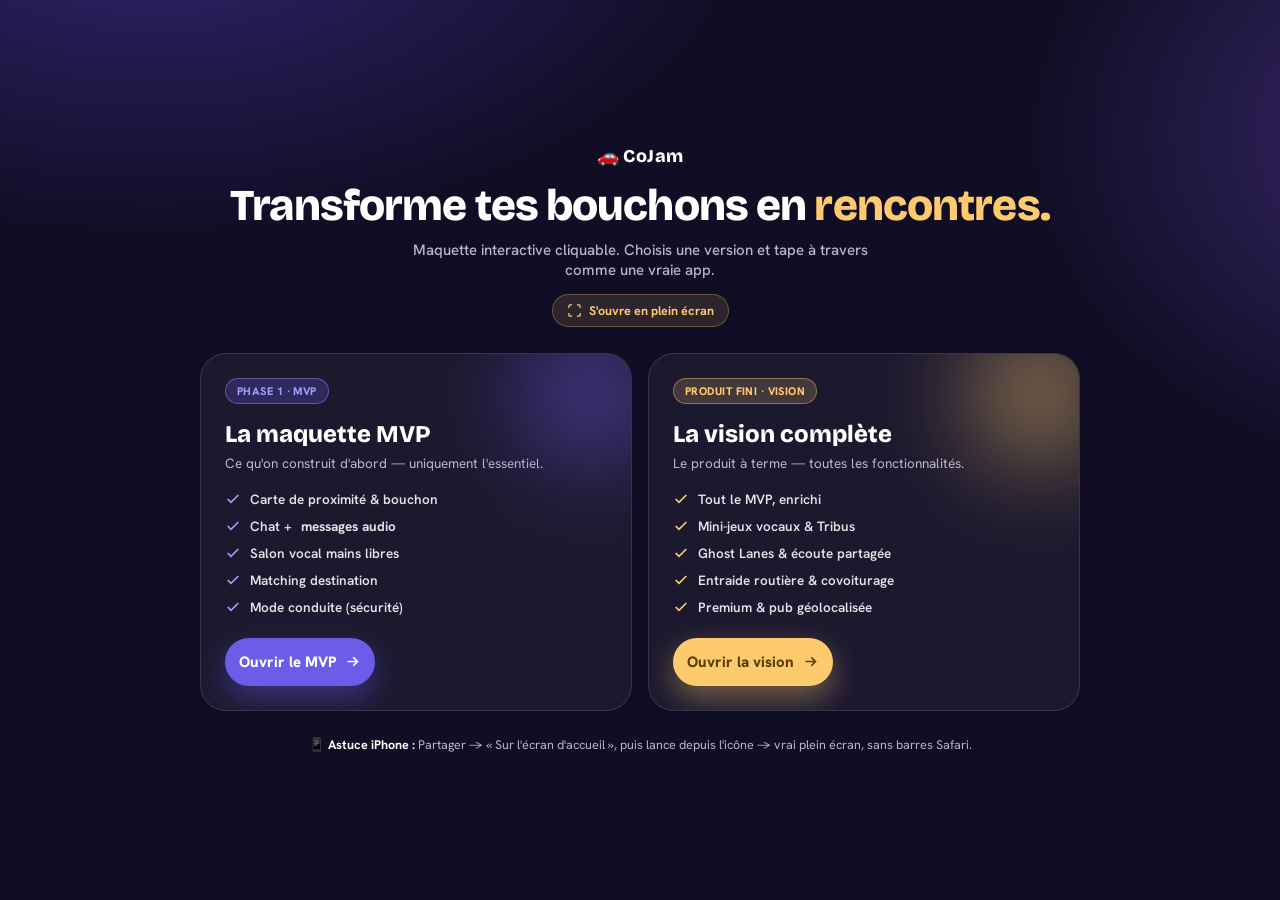
<file: index.html>
<!DOCTYPE html>
<html lang="fr">
<head>
<meta charset="UTF-8">
<meta name="viewport" content="width=device-width, initial-scale=1, viewport-fit=cover">
<meta name="theme-color" content="#100d24">
<meta name="robots" content="noindex, nofollow">
<meta name="mobile-web-app-capable" content="yes">
<meta name="apple-mobile-web-app-capable" content="yes">
<meta name="apple-mobile-web-app-status-bar-style" content="black-translucent">
<meta name="apple-mobile-web-app-title" content="CoJam">
<title>CoJam — Maquettes interactives</title>
<style>
@import url('https://fonts.googleapis.com/css2?family=Bricolage+Grotesque:opsz,wght@12..96,400..800&family=Hanken+Grotesk:wght@400;500;600;700;800&display=swap');
:root{
  --violet:#6C5CE7; --violet-300:#a29bfe; --amber:#FDCB6E; --green:#00B894;
  --ink:#14122b; --muted:#b9b8c8;
  --ff-display:'Bricolage Grotesque',system-ui,sans-serif;
  --ff-body:'Hanken Grotesk',system-ui,sans-serif;
}
*{box-sizing:border-box;margin:0;padding:0}
body{
  font-family:var(--ff-body); color:#fff; min-height:100vh; min-height:100dvh;
  background:
    radial-gradient(1100px 600px at 12% -10%, #2f2670 0%, transparent 55%),
    radial-gradient(900px 700px at 115% 15%, #3c2a72 0%, transparent 50%),
    #100d24;
  display:flex; flex-direction:column; align-items:center; justify-content:center;
  padding:40px 22px; -webkit-font-smoothing:antialiased;
}
.wrap{width:100%; max-width:880px}
.head{text-align:center; margin-bottom:26px}
.logo{font-family:var(--ff-display); font-weight:800; font-size:18px; letter-spacing:.02em; display:inline-flex; align-items:center; gap:8px}
.head h1{font-family:var(--ff-display); font-weight:800; font-size:clamp(28px,7vw,44px); line-height:1.05; margin:16px 0 10px; letter-spacing:-.02em}
.head h1 em{font-style:normal; color:var(--amber)}
.head p{color:var(--muted); font-size:15px; font-weight:500; max-width:460px; margin:0 auto}
.fs-hint{display:inline-flex;align-items:center;gap:7px;margin-top:14px;font-size:12.5px;font-weight:700;color:var(--amber);background:rgba(253,203,110,.12);border:1px solid rgba(253,203,110,.3);padding:7px 14px;border-radius:999px}
.fs-hint svg{width:15px;height:15px;stroke:var(--amber);fill:none;stroke-width:2}
.cards{display:grid; grid-template-columns:1fr 1fr; gap:16px}
@media(max-width:620px){ .cards{grid-template-columns:1fr} body{justify-content:flex-start; padding-top:48px} }
.card{
  text-align:left; font-family:inherit; cursor:pointer;
  display:flex; flex-direction:column;
  background:rgba(255,255,255,.05); border:1px solid rgba(255,255,255,.12);
  border-radius:26px; padding:24px; color:#fff;
  transition:transform .2s ease, border-color .2s, background .2s; position:relative; overflow:hidden;
}
.card:hover{transform:translateY(-4px); border-color:rgba(255,255,255,.3); background:rgba(255,255,255,.08)}
.card .badge{align-self:flex-start; font-size:11px; font-weight:800; letter-spacing:.04em; padding:5px 11px; border-radius:999px; margin-bottom:16px}
.card.mvp .badge{background:rgba(108,92,231,.25); color:var(--violet-300); border:1px solid rgba(162,155,254,.4)}
.card.full .badge{background:rgba(253,203,110,.18); color:var(--amber); border:1px solid rgba(253,203,110,.4)}
.card h2{font-family:var(--ff-display); font-weight:800; font-size:24px; margin-bottom:6px}
.card .sub{color:var(--muted); font-size:13.5px; margin-bottom:18px}
.card ul{list-style:none; display:flex; flex-direction:column; gap:9px; margin-bottom:22px; flex:1}
.card li{font-size:13.5px; font-weight:600; display:flex; align-items:center; gap:9px; color:rgba(255,255,255,.88)}
.card li svg{width:16px; height:16px; flex-shrink:0}
.card .cta{display:flex; align-items:center; justify-content:center; gap:8px; padding:14px; border-radius:999px; font-weight:800; font-size:15px}
.card .cta svg{width:17px;height:17px;stroke:currentColor;fill:none;stroke-width:2.4}
.card.mvp .cta{background:var(--violet); color:#fff; box-shadow:0 12px 30px rgba(108,92,231,.4)}
.card.full .cta{background:var(--amber); color:#5a3d00; box-shadow:0 12px 30px rgba(253,203,110,.4)}
.tip{text-align:center; color:var(--muted); font-size:12.5px; margin-top:24px; line-height:1.6}
.tip b{color:#fff}
.glow{position:absolute; width:140px; height:140px; border-radius:50%; filter:blur(50px); top:-30px; right:-30px; opacity:.5}
.card.mvp .glow{background:var(--violet)}
.card.full .glow{background:var(--amber)}

/* ---- Stage : maquette en plein écran ---- */
.stage{position:fixed; inset:0; z-index:100; background:#100d24; display:none}
.stage.on{display:block}
.stage iframe{width:100%; height:100%; border:0; display:block}
.stage-ctrl{position:fixed; top:max(12px,env(safe-area-inset-top)); right:14px; z-index:101; display:flex; gap:8px}
.sbtn{width:42px;height:42px;border-radius:50%;background:rgba(16,13,36,.62);backdrop-filter:blur(12px);-webkit-backdrop-filter:blur(12px);border:1px solid rgba(255,255,255,.2);color:#fff;display:grid;place-items:center;cursor:pointer}
.sbtn:active{transform:scale(.92)}
.sbtn svg{width:20px;height:20px;stroke:#fff;fill:none;stroke-width:2.2}
/* ---- Astuce iOS (plein écran via écran d'accueil) ---- */
.ios-hint{position:fixed;left:14px;right:14px;bottom:max(16px,env(safe-area-inset-bottom));z-index:103;background:rgba(16,13,36,.94);backdrop-filter:blur(14px);-webkit-backdrop-filter:blur(14px);border:1px solid rgba(255,255,255,.18);border-radius:18px;padding:14px 16px;color:#fff;font-size:13px;line-height:1.5;display:none;align-items:center;gap:12px;box-shadow:0 14px 44px rgba(0,0,0,.55)}
.ios-hint.on{display:flex}
.ios-hint b{color:var(--amber)}
.ios-hint .hbtn{flex-shrink:0;background:var(--amber);color:#5a3d00;border:0;border-radius:999px;padding:9px 15px;font-weight:800;font-size:13px;cursor:pointer}
</style>
</head>
<body>
  <div class="wrap">
    <div class="head">
      <div class="logo">🚗 CoJam</div>
      <h1>Transforme tes bouchons en <em>rencontres.</em></h1>
      <p>Maquette interactive cliquable. Choisis une version et tape à travers comme une vraie app.</p>
      <div class="fs-hint"><svg viewBox="0 0 24 24"><path d="M8 3H5a2 2 0 0 0-2 2v3M16 3h3a2 2 0 0 1 2 2v3M21 16v3a2 2 0 0 1-2 2h-3M3 16v3a2 2 0 0 0 2 2h3"/></svg> S'ouvre en plein écran</div>
    </div>

    <div class="cards">
      <button class="card mvp" data-proto="mvp.html">
        <span class="glow"></span>
        <span class="badge">PHASE 1 · MVP</span>
        <h2>La maquette MVP</h2>
        <div class="sub">Ce qu'on construit d'abord — uniquement l'essentiel.</div>
        <ul>
          <li><svg viewBox="0 0 24 24" fill="none" stroke="#a29bfe" stroke-width="2.5"><path d="M20 6L9 17l-5-5"/></svg> Carte de proximité & bouchon</li>
          <li><svg viewBox="0 0 24 24" fill="none" stroke="#a29bfe" stroke-width="2.5"><path d="M20 6L9 17l-5-5"/></svg> Chat + <b>messages audio</b></li>
          <li><svg viewBox="0 0 24 24" fill="none" stroke="#a29bfe" stroke-width="2.5"><path d="M20 6L9 17l-5-5"/></svg> Salon vocal mains libres</li>
          <li><svg viewBox="0 0 24 24" fill="none" stroke="#a29bfe" stroke-width="2.5"><path d="M20 6L9 17l-5-5"/></svg> Matching destination</li>
          <li><svg viewBox="0 0 24 24" fill="none" stroke="#a29bfe" stroke-width="2.5"><path d="M20 6L9 17l-5-5"/></svg> Mode conduite (sécurité)</li>
        </ul>
        <span class="cta">Ouvrir le MVP <svg viewBox="0 0 24 24"><path d="M5 12h14M13 6l6 6-6 6"/></svg></span>
      </button>

      <button class="card full" data-proto="complet.html">
        <span class="glow"></span>
        <span class="badge">PRODUIT FINI · VISION</span>
        <h2>La vision complète</h2>
        <div class="sub">Le produit à terme — toutes les fonctionnalités.</div>
        <ul>
          <li><svg viewBox="0 0 24 24" fill="none" stroke="#FDCB6E" stroke-width="2.5"><path d="M20 6L9 17l-5-5"/></svg> Tout le MVP, enrichi</li>
          <li><svg viewBox="0 0 24 24" fill="none" stroke="#FDCB6E" stroke-width="2.5"><path d="M20 6L9 17l-5-5"/></svg> Mini-jeux vocaux & Tribus</li>
          <li><svg viewBox="0 0 24 24" fill="none" stroke="#FDCB6E" stroke-width="2.5"><path d="M20 6L9 17l-5-5"/></svg> Ghost Lanes & écoute partagée</li>
          <li><svg viewBox="0 0 24 24" fill="none" stroke="#FDCB6E" stroke-width="2.5"><path d="M20 6L9 17l-5-5"/></svg> Entraide routière & covoiturage</li>
          <li><svg viewBox="0 0 24 24" fill="none" stroke="#FDCB6E" stroke-width="2.5"><path d="M20 6L9 17l-5-5"/></svg> Premium & pub géolocalisée</li>
        </ul>
        <span class="cta">Ouvrir la vision <svg viewBox="0 0 24 24"><path d="M5 12h14M13 6l6 6-6 6"/></svg></span>
      </button>
    </div>

    <p class="tip">📱 <b>Astuce iPhone :</b> Partager → « Sur l'écran d'accueil », puis lance depuis l'icône → vrai plein écran, sans barres Safari.</p>
  </div>

  <!-- Stage plein écran -->
  <div class="stage" id="stage">
    <div class="stage-ctrl">
      <button class="sbtn" id="fsBtn" title="Plein écran" aria-label="Plein écran"><svg viewBox="0 0 24 24"><path d="M8 3H5a2 2 0 0 0-2 2v3M16 3h3a2 2 0 0 1 2 2v3M21 16v3a2 2 0 0 1-2 2h-3M3 16v3a2 2 0 0 0 2 2h3"/></svg></button>
      <button class="sbtn" id="closeBtn" title="Fermer" aria-label="Fermer"><svg viewBox="0 0 24 24"><path d="M6 6l12 12M18 6L6 18"/></svg></button>
    </div>
    <iframe id="frame" title="Maquette CoJam" allow="fullscreen; microphone" allowfullscreen></iframe>
    <div class="ios-hint" id="iosHint">
      <span>📱 Sur iPhone, le plein écran passe par l'écran d'accueil : <b>Partager</b> → <b>« Sur l'écran d'accueil »</b>, puis ouvre CoJam depuis l'icône.</span>
      <button class="hbtn" id="iosHintClose">OK</button>
    </div>
  </div>

  <script>
    var stage   = document.getElementById('stage');
    var frame   = document.getElementById('frame');
    var iosHint = document.getElementById('iosHint');
    var fsBtn   = document.getElementById('fsBtn');
    var docEl   = document.documentElement;

    var fsSupported = !!(docEl.requestFullscreen || docEl.webkitRequestFullscreen);
    var isStandalone = (window.navigator.standalone === true) ||
                       (window.matchMedia && window.matchMedia('(display-mode: standalone)').matches);

    function isFS(){ return !!(document.fullscreenElement || document.webkitFullscreenElement); }
    function enterFS(){
      var fn = docEl.requestFullscreen || docEl.webkitRequestFullscreen;
      if (fn){ try { var p = fn.call(docEl); if (p && p.catch) p.catch(function(){}); } catch(e){} }
    }
    function exitFS(){
      var fn = document.exitFullscreen || document.webkitExitFullscreen;
      if (fn && isFS()){ try { fn.call(document); } catch(e){} }
    }
    function showHint(){ iosHint.classList.add('on'); }
    function hideHint(){ iosHint.classList.remove('on'); }

    function openProto(src){
      frame.src = src;
      stage.classList.add('on');
      if (fsSupported) enterFS();                 // Mac / Android / iPad : vrai plein écran
      else if (!isStandalone) showHint();         // iPhone : on explique l'écran d'accueil
    }
    function closeProto(){
      exitFS(); hideHint();
      stage.classList.remove('on');
      setTimeout(function(){ frame.src = 'about:blank'; }, 250);
    }

    // Déjà lancé depuis l'écran d'accueil → on est plein écran : bouton inutile
    if (isStandalone) fsBtn.style.display = 'none';

    document.querySelectorAll('.card').forEach(function(c){
      c.addEventListener('click', function(){ openProto(c.getAttribute('data-proto')); });
    });
    document.getElementById('closeBtn').addEventListener('click', closeProto);
    fsBtn.addEventListener('click', function(){
      if (!fsSupported){ showHint(); return; }
      if (isFS()) exitFS(); else enterFS();
    });
    document.getElementById('iosHintClose').addEventListener('click', hideHint);
    document.addEventListener('keydown', function(e){ if(e.key==='Escape' && stage.classList.contains('on')) closeProto(); });
  </script>
</body>
</html>
</file>
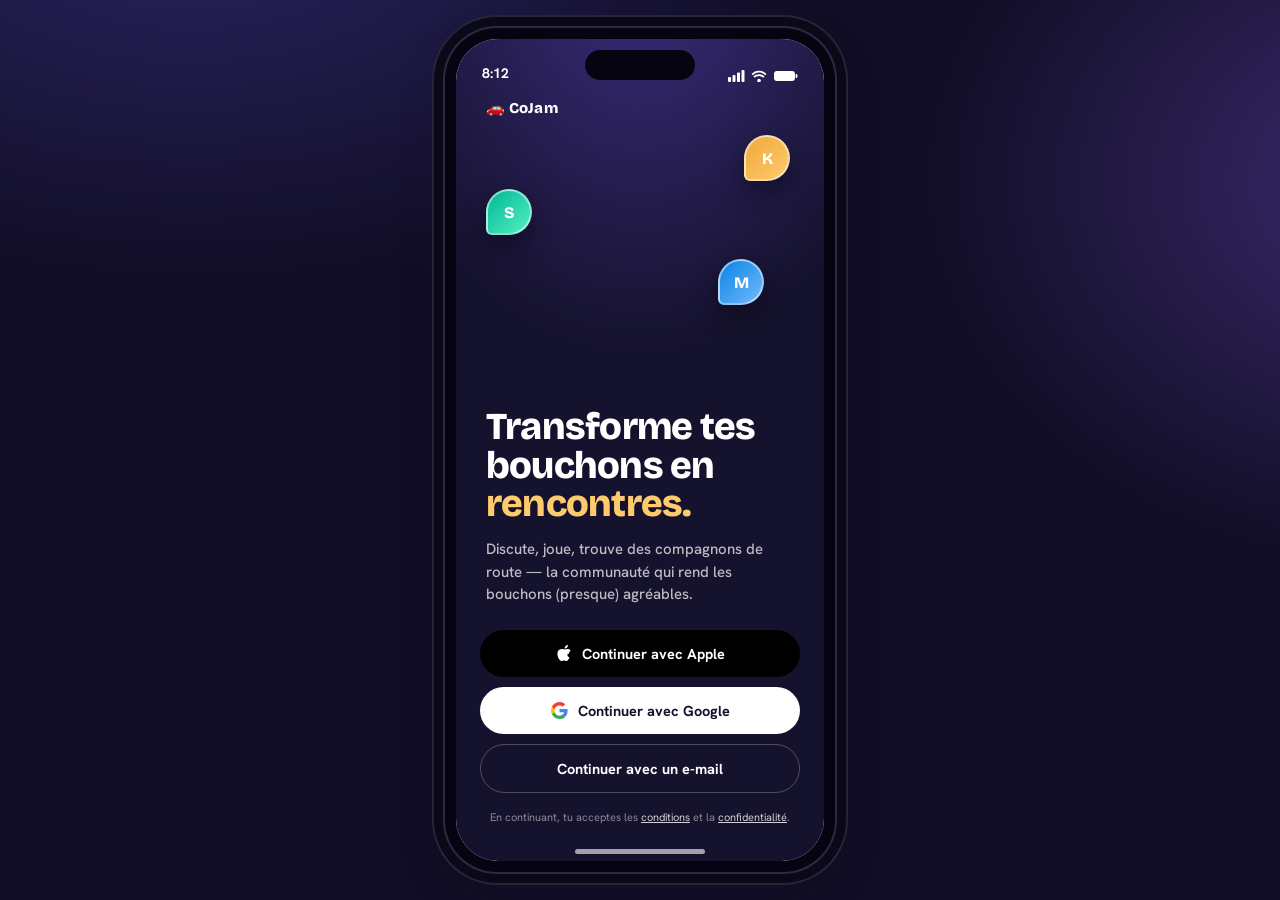
<file: complet.html>
<!DOCTYPE html>
<html lang="fr">
<head>
<meta charset="UTF-8">
<meta name="viewport" content="width=device-width, initial-scale=1, viewport-fit=cover">
<meta name="theme-color" content="#100d24">
<meta name="robots" content="noindex, nofollow">
<meta name="mobile-web-app-capable" content="yes">
<meta name="apple-mobile-web-app-capable" content="yes">
<meta name="apple-mobile-web-app-status-bar-style" content="black-translucent">
<meta name="apple-mobile-web-app-title" content="CoJam">
<title>CoJam — Prototype Produit complet</title>
<link rel="stylesheet" href="assets/style.css">
</head>
<body>
<div class="device">
  <div class="viewport bar-dark">
    <div class="notch"></div>

    <div class="statusbar">
      <span class="time">8:12</span>
      <div class="sb-icons">
        <svg width="17" height="12" viewBox="0 0 17 12"><rect x="0" y="7" width="3" height="5" rx="1"/><rect x="4.5" y="5" width="3" height="7" rx="1"/><rect x="9" y="2.5" width="3" height="9.5" rx="1"/><rect x="13.5" y="0" width="3" height="12" rx="1"/></svg>
        <svg width="16" height="12" viewBox="0 0 16 12"><path d="M8 2.5C10.5 2.5 12.7 3.6 14.2 5.3L15.5 4C13.6 1.9 11 .7 8 .7S2.4 1.9 .5 4L1.8 5.3C3.3 3.6 5.5 2.5 8 2.5Z"/><path d="M8 6C9.7 6 11.2 6.7 12.3 7.8L13.6 6.5C12.1 5 10.2 4.2 8 4.2S3.9 5 2.4 6.5L3.7 7.8C4.8 6.7 6.3 6 8 6Z"/><circle cx="8" cy="10.5" r="1.8" fill="currentColor"/></svg>
        <svg width="25" height="12" viewBox="0 0 25 12"><rect x="1" y="1" width="21" height="10" rx="3"/><rect x="22.6" y="4" width="1.8" height="4" rx="1"/></svg>
      </div>
    </div>

    <div class="screens">

      <!-- ════════ ONBOARDING ════════ -->
      <section class="screen onb" id="onboarding" data-start data-theme="dark">
        <div class="onb-hero">
          <div class="float-pin g-amber" style="top:96px;right:34px">K</div>
          <div class="float-pin g-green" style="top:150px;left:30px;animation-delay:1.2s">S</div>
          <div class="float-pin g-blue" style="top:220px;right:60px;animation-delay:2.1s">M</div>
          <div class="onb-logo">🚗 CoJam</div>
          <h1>Transforme tes bouchons en <em>rencontres.</em></h1>
          <p>Discute, joue, trouve des compagnons de route — la communauté qui rend les bouchons (presque) agréables.</p>
        </div>
        <div class="onb-actions">
          <button class="sso dark" data-go="map"><svg width="16" height="18" viewBox="0 0 16 18" fill="currentColor"><path d="M13 9.6c0-2 1.6-3 1.7-3.1-1-1.4-2.4-1.6-2.9-1.6-1.2-.1-2.4.7-3 .7s-1.6-.7-2.6-.7C4 5 2.8 5.7 2.1 6.9.7 9.4 1.7 13 3 15c.7 1 1.4 2 2.4 2s1.3-.6 2.5-.6 1.5.6 2.5.6 1.7-1 2.3-2c.5-.7.7-1.4.7-1.5-.1 0-2.1-.8-2.1-3zM11 3.5c.6-.7 1-1.6.9-2.5-.8 0-1.8.5-2.4 1.2-.5.6-1 1.5-.8 2.4.9 0 1.8-.5 2.3-1.1z"/></svg> Continuer avec Apple</button>
          <button class="sso" data-go="map"><svg width="17" height="17" viewBox="0 0 18 18"><path fill="#4285F4" d="M17.6 9.2c0-.6 0-1.1-.2-1.7H9v3.3h4.8a4 4 0 0 1-1.8 2.7v2.2h3C16.7 14.2 17.6 11.9 17.6 9.2z"/><path fill="#34A853" d="M9 18c2.4 0 4.5-.8 6-2.2l-3-2.2c-.8.6-1.9.9-3 .9-2.3 0-4.3-1.6-5-3.7H1v2.3A9 9 0 0 0 9 18z"/><path fill="#FBBC05" d="M4 10.7a5.4 5.4 0 0 1 0-3.4V5H1a9 9 0 0 0 0 8z"/><path fill="#EA4335" d="M9 3.6c1.3 0 2.5.5 3.4 1.3l2.6-2.6A9 9 0 0 0 1 5l3 2.3C4.7 5.2 6.7 3.6 9 3.6z"/></svg> Continuer avec Google</button>
          <button class="sso line" data-go="map">Continuer avec un e-mail</button>
          <p class="legal">En continuant, tu acceptes les <a>conditions</a> et la <a>confidentialité</a>.</p>
        </div>
      </section>

      <!-- ════════ CARTE (enrichie) ════════ -->
      <section class="screen map-screen" id="map" data-theme="dark">
        <div class="map-canvas">
          <div class="road v" style="left:22%;top:0;bottom:0"></div>
          <div class="road v" style="left:70%;top:0;bottom:0"></div>
          <div class="road h" style="top:34%;left:0;right:0"></div>
          <div class="road h glow" style="top:58%;left:0;right:0"></div>
          <div class="radar"><span class="ring"></span><span class="ring"></span><span class="ring"></span></div>
          <div class="you-dot"></div>
          <div class="pin talking" style="top:32%;left:30%" data-sheet="sheet-driver"><div class="pin-av g-amber">K</div><div class="pin-tag">Kevin · 92% 🔥</div></div>
          <div class="pin" style="top:40%;left:66%" data-sheet="sheet-driver"><div class="pin-av g-green">S</div><div class="pin-tag">Sarah · 320 m</div></div>
          <div class="pin" style="top:64%;left:26%" data-sheet="sheet-driver"><div class="pin-av g-blue">M</div><div class="pin-tag">Marc · 480 m</div></div>
          <div class="pin" style="top:70%;left:70%" data-go="pub"><div class="pin-av g-amber" style="border-radius:12px">⛽</div><div class="pin-tag">Q8 · -10c/L</div></div>
        </div>

        <div class="map-topbar">
          <div class="jam-badge"><span class="dot"></span><b>E40 · Ring<small>Bouchon ~22 min</small></b></div>
          <button class="btn btn-dark" style="margin-left:auto;padding:11px 14px;font-size:12px" data-go="ghost">👻 Ghost</button>
          <button class="btn btn-amber" style="padding:11px 14px;font-size:12px" data-go="driver">🚗</button>
        </div>

        <div class="proximity-hero">
          <div class="big">7</div>
          <div class="ph-txt"><div class="t">conducteurs · 3 affinités fortes</div><div class="s">matching par intérêts activé</div></div>
          <svg width="22" height="22" viewBox="0 0 24 24" style="stroke:#fff;fill:none;stroke-width:2"><path d="M9 6l6 6-6 6"/></svg>
        </div>

        <div class="sheet-mask" id="sheet-driver">
          <div class="sheet">
            <div class="grip"></div>
            <div style="display:flex;align-items:center;gap:14px">
              <div class="av l g-amber">K</div>
              <div style="flex:1"><div style="font-family:var(--ff-display);font-size:20px;font-weight:800">Kevin M.</div><div class="mt" style="font-size:12px;color:var(--green);font-weight:700">● en ligne · 200 m · 92% d'affinité</div></div>
              <button class="icon-btn" data-close-sheet><svg viewBox="0 0 24 24" style="width:18px;height:18px;stroke-width:2.4"><path d="M6 6l12 12M18 6L6 18"/></svg></button>
            </div>
            <div class="chips" style="margin:16px 0 18px"><span class="chip">💻 Tech</span><span class="chip amber">🎮 Gaming</span><span class="chip green">🎵 Musique</span></div>
            <div style="display:flex;gap:10px;margin-bottom:10px">
              <button class="btn btn-ghost btn-block" data-go="chat">💬 Message</button>
              <button class="btn btn-primary btn-block" data-go="vocal">🎙️ Vocal</button>
            </div>
            <button class="btn btn-outline btn-block" data-go="contacts">⭐ Ajouter en contact de route</button>
          </div>
        </div>

        <nav class="tabbar">
          <button class="tab active" data-go="map"><span class="tab-ic"><svg viewBox="0 0 24 24"><path d="M12 21s-7-6.3-7-11a7 7 0 0 1 14 0c0 4.7-7 11-7 11z"/><circle cx="12" cy="10" r="2.5"/></svg></span><span class="tab-lbl">Carte</span></button>
          <button class="tab" data-go="chat"><span class="tab-ic"><svg viewBox="0 0 24 24"><path d="M21 11.5a8.5 8.5 0 0 1-12.5 7.5L3 21l2-5.5A8.5 8.5 0 1 1 21 11.5z"/></svg></span><span class="tab-lbl">Chat</span></button>
          <button class="tab" data-go="jeux"><span class="tab-ic"><svg viewBox="0 0 24 24"><rect x="2" y="6" width="20" height="12" rx="6"/><path d="M7 11h4M9 9v4"/><circle cx="16" cy="11" r="1"/><circle cx="18" cy="13.5" r="1"/></svg></span><span class="tab-lbl">Jeux</span></button>
          <button class="tab" data-go="communautes"><span class="tab-ic"><svg viewBox="0 0 24 24"><circle cx="9" cy="8" r="3"/><path d="M3 20a6 6 0 0 1 12 0"/><path d="M16 5.5a3 3 0 0 1 0 6M21 20a6 6 0 0 0-4-5.6"/></svg></span><span class="tab-lbl">Tribus</span></button>
          <button class="tab" data-go="profil"><span class="tab-ic"><svg viewBox="0 0 24 24"><circle cx="12" cy="8" r="4"/><path d="M4 21a8 8 0 0 1 16 0"/></svg></span><span class="tab-lbl">Profil</span></button>
        </nav>
      </section>

      <!-- ════════ CHAT (texte + audio) ════════ -->
      <section class="screen chat-bg" id="chat" data-theme="light">
        <div class="chat-head">
          <button class="back" data-go="map"><svg viewBox="0 0 24 24"><path d="M15 18l-6-6 6-6"/></svg></button>
          <div class="av m g-amber">K</div>
          <div style="flex:1"><div class="nm">Kevin M.</div><div class="mt"><span class="live"></span> en ligne · 200 m</div></div>
          <button class="icon-btn" data-go="ecoute" title="Écoute partagée" style="margin-right:4px">🎧</button>
          <button class="icon-btn" data-go="vocal" style="background:var(--violet);color:#fff"><svg viewBox="0 0 24 24"><path d="M12 3v18M8 7v10M16 7v10M4 10v4M20 10v4"/></svg></button>
        </div>
        <div class="scroll">
          <div class="thread">
            <div class="day">Aujourd'hui · 8:05</div>
            <div class="row them"><div class="av s g-amber">K</div><div class="bubble">Hey ! Toi aussi coincé sur le E40 ? 😅</div></div>
            <div class="row me"><div class="bubble">Oui, 20 min que je bouge pas…<div class="tick">8:06 ✓✓</div></div></div>
            <div class="row them"><div class="av s g-amber">K</div><div class="voice-msg"><button class="vm-play"></button><div class="vm-wave"></div><div class="vm-meta"><span class="vm-dur" data-full="0:14">0:14</span></div></div></div>
            <div class="row them"><div class="av s g-amber">K</div><div class="bubble">On lance un blind test sur le trajet ? 🎵</div></div>
            <div class="row me"><div class="voice-msg"><button class="vm-play"></button><div class="vm-wave"></div><div class="vm-meta"><span class="vm-dur" data-full="0:09">0:09</span><span class="vm-rate">1×</span></div></div></div>
            <div class="row me"><div class="bubble">Carrément 😎<div class="tick">8:09 ✓✓</div></div></div>
          </div>
        </div>
        <div class="composer">
          <button class="c-ic mic"><svg viewBox="0 0 24 24"><rect x="9" y="3" width="6" height="11" rx="3"/><path d="M5 11a7 7 0 0 0 14 0M12 18v3"/></svg></button>
          <input class="field" placeholder="Message…">
          <button class="c-ic send"><svg viewBox="0 0 24 24"><path d="M3 11l18-8-8 18-2-8-8-2z"/></svg></button>
        </div>
        <div class="rec-bar"><span class="rec-dot"></span><span class="rec-time">0:00</span><div class="rec-wave"></div><button class="rec-cancel">Annuler</button><button class="rec-send"><svg viewBox="0 0 24 24"><path d="M3 11l18-8-8 18-2-8-8-2z"/></svg></button></div>
      </section>

      <!-- ════════ SALON VOCAL ════════ -->
      <section class="screen vocal" id="vocal" data-theme="dark">
        <div class="vocal-canvas"></div>
        <div class="vocal-head"><div class="room">🎙️ Salon E40 · Km 23</div><span class="pill">👥 5 participants · mains libres</span></div>
        <div class="parts">
          <div class="part talk"><div class="pa-wrap"><div class="av pa g-amber">K</div></div><div class="pn">Kevin M.</div><div class="ps">parle…</div></div>
          <div class="part"><div class="pa-wrap"><div class="av pa g-coral">S</div><span class="badge-ic mute">🔇</span></div><div class="pn">Sarah L.</div><div class="ps">muet</div></div>
          <div class="part"><div class="pa-wrap"><div class="av pa g-blue">M</div><span class="badge-ic head">🎧</span></div><div class="pn">Marc D.</div><div class="ps">écoute</div></div>
          <div class="part you"><div class="pa-wrap"><div class="av pa g-green">T</div></div><div class="pn" style="color:var(--amber)">Toi</div><div class="ps">connecté</div></div>
          <div class="part"><div class="pa-wrap"><div class="av pa g-violet">J</div><span class="badge-ic head">🎧</span></div><div class="pn">Julie P.</div><div class="ps">écoute</div></div>
        </div>
        <div class="vocal-ctrl">
          <button class="vctrl"><span class="vc-ic"><svg viewBox="0 0 24 24"><path d="M11 5L6 9H2v6h4l5 4V5z"/><path d="M23 9l-6 6M17 9l6 6"/></svg></span><span class="vc-lbl">Muet</span></button>
          <button class="ptt"><div class="ptt-circle"><svg viewBox="0 0 24 24"><rect x="9" y="3" width="6" height="11" rx="3"/><path d="M5 11a7 7 0 0 0 14 0M12 18v3" stroke="#fff" stroke-width="2" fill="none"/></svg></div><span class="ptt-lbl">Appuie pour parler</span></button>
          <button class="vctrl leave" data-go="map"><span class="vc-ic"><svg viewBox="0 0 24 24"><path d="M16 17l5-5-5-5M21 12H9M9 21H5a2 2 0 0 1-2-2V5a2 2 0 0 1 2-2h4"/></svg></span><span class="vc-lbl">Quitter</span></button>
        </div>
      </section>

      <!-- ════════ JEUX (hub) ════════ -->
      <section class="screen" id="jeux" data-theme="light">
        <div class="appbar"><div><h1>Jeux vocaux</h1><div class="sub">Jouables en parlant · mains sur le volant</div></div></div>
        <div class="scroll">
          <div class="feature-hero fh-violet" data-go="jeu-trivia">
            <div class="eyebrow" style="color:#fff;opacity:.8">En direct dans ta zone</div>
            <h2>Trivia du bouchon 🧠</h2>
            <p>12 conducteurs jouent maintenant sur le E40. Réponds à voix haute, marque des points.</p>
            <button class="btn btn-amber" style="margin-top:14px">Rejoindre la partie</button>
          </div>
          <div class="section" style="padding-top:4px">
            <div class="list-row" data-go="jeu-trivia"><div class="lr-ic" style="background:var(--violet-100);font-size:20px">🧠</div><div class="lr-main"><div class="lr-t">Trivia & Quiz</div><div class="lr-s">Culture générale · 12 en ligne</div></div><span class="chip green">LIVE</span></div>
            <div class="list-row" data-go="jeu-trivia"><div class="lr-ic" style="background:#fef3d6;font-size:20px">🎵</div><div class="lr-main"><div class="lr-t">Blind test</div><div class="lr-s">Devine la chanson · 5 en ligne</div></div><svg class="chev" width="18" height="18" viewBox="0 0 24 24" style="stroke:currentColor;fill:none;stroke-width:2"><path d="M9 6l6 6-6 6"/></svg></div>
            <div class="list-row" data-go="jeu-trivia"><div class="lr-ic" style="background:#d6f7ee;font-size:20px">🤔</div><div class="lr-main"><div class="lr-t">Tu préfères…</div><div class="lr-s">Débats & dilemmes</div></div><svg class="chev" width="18" height="18" viewBox="0 0 24 24" style="stroke:currentColor;fill:none;stroke-width:2"><path d="M9 6l6 6-6 6"/></svg></div>
            <div class="list-row" data-go="premium"><div class="lr-ic" style="background:#efe9ff;font-size:20px">🔒</div><div class="lr-main"><div class="lr-t">Jeux Premium</div><div class="lr-s">Illimités sans pub</div></div><span class="chip amber">PREMIUM</span></div>
          </div>
        </div>
        <nav class="tabbar">
          <button class="tab" data-go="map"><span class="tab-ic"><svg viewBox="0 0 24 24"><path d="M12 21s-7-6.3-7-11a7 7 0 0 1 14 0c0 4.7-7 11-7 11z"/><circle cx="12" cy="10" r="2.5"/></svg></span><span class="tab-lbl">Carte</span></button>
          <button class="tab" data-go="chat"><span class="tab-ic"><svg viewBox="0 0 24 24"><path d="M21 11.5a8.5 8.5 0 0 1-12.5 7.5L3 21l2-5.5A8.5 8.5 0 1 1 21 11.5z"/></svg></span><span class="tab-lbl">Chat</span></button>
          <button class="tab active" data-go="jeux"><span class="tab-ic"><svg viewBox="0 0 24 24"><rect x="2" y="6" width="20" height="12" rx="6"/><path d="M7 11h4M9 9v4"/><circle cx="16" cy="11" r="1"/><circle cx="18" cy="13.5" r="1"/></svg></span><span class="tab-lbl">Jeux</span></button>
          <button class="tab" data-go="communautes"><span class="tab-ic"><svg viewBox="0 0 24 24"><circle cx="9" cy="8" r="3"/><path d="M3 20a6 6 0 0 1 12 0"/><path d="M16 5.5a3 3 0 0 1 0 6M21 20a6 6 0 0 0-4-5.6"/></svg></span><span class="tab-lbl">Tribus</span></button>
          <button class="tab" data-go="profil"><span class="tab-ic"><svg viewBox="0 0 24 24"><circle cx="12" cy="8" r="4"/><path d="M4 21a8 8 0 0 1 16 0"/></svg></span><span class="tab-lbl">Profil</span></button>
        </nav>
      </section>

      <!-- ════════ JEU TRIVIA ════════ -->
      <section class="screen" id="jeu-trivia" data-theme="light">
        <div class="appbar"><button class="back" data-go="jeux"><svg viewBox="0 0 24 24"><path d="M15 18l-6-6 6-6"/></svg></button><div style="flex:1"><h1>Trivia</h1><div class="sub">Manche 3 / 10 · 🎙️ réponds à voix haute</div></div><span class="chip amber">⏱ 0:08</span></div>
        <div class="scroll">
          <div style="display:flex;justify-content:center;gap:18px;padding:14px 0 4px">
            <div class="center-col"><div class="av m g-amber">K</div><b style="font-size:12px;margin-top:4px">320 pts</b></div>
            <div class="center-col"><div class="av m g-green">T</div><b style="font-size:12px;margin-top:4px;color:var(--violet)">290 pts</b></div>
            <div class="center-col"><div class="av m g-blue">M</div><b style="font-size:12px;margin-top:4px">210 pts</b></div>
          </div>
          <div class="game-q">
            <div class="qnum">Question 3</div>
            <div class="q">Quelle est la capitale de l'Australie ?</div>
          </div>
          <div class="ans"><span class="ans-k">A</span> Sydney</div>
          <div class="ans correct"><span class="ans-k">B</span> Canberra ✓</div>
          <div class="ans"><span class="ans-k">C</span> Melbourne</div>
          <div class="ans" style="margin-bottom:20px"><span class="ans-k">D</span> Perth</div>
        </div>
      </section>

      <!-- ════════ COMMUNAUTÉS (hub) ════════ -->
      <section class="screen" id="communautes" data-theme="light">
        <div class="appbar"><div style="flex:1"><h1>Tes tribus</h1><div class="sub">Communautés de trajet</div></div><button class="back" data-go="communaute-detail" style="background:var(--violet);color:#fff"><svg viewBox="0 0 24 24" style="stroke-width:2.2"><path d="M12 5v14M5 12h14"/></svg></button></div>
        <div class="scroll">
          <div class="feature-hero fh-green" data-go="communaute-detail">
            <div class="eyebrow" style="color:#fff;opacity:.85">Ta communauté #1</div>
            <h2>Navetteurs E40 🛣️</h2>
            <p>1 248 membres · 34 en ligne maintenant. Retrouve les mêmes têtes chaque matin.</p>
          </div>
          <div class="section" style="padding-top:4px">
            <div class="list-row" data-go="communaute-detail"><div class="av m g-green">E</div><div class="lr-main"><div class="lr-t">Navetteurs E40</div><div class="lr-s">1 248 membres · 34 en ligne</div></div><span class="chip green">Membre</span></div>
            <div class="list-row" data-go="communaute-detail"><div class="av m g-violet">G</div><div class="lr-main"><div class="lr-t">Gamers du Ring</div><div class="lr-s">342 membres · 8 en ligne</div></div><button class="chip outline">+ Rejoindre</button></div>
            <div class="list-row" data-go="communaute-detail"><div class="av m g-amber">C</div><div class="lr-main"><div class="lr-t">Café & Carburant ☕</div><div class="lr-s">210 membres</div></div><button class="chip outline">+ Rejoindre</button></div>
            <div class="list-row" data-go="communaute-detail"><div class="av m g-blue">P</div><div class="lr-main"><div class="lr-t">Parents pressés 🚸</div><div class="lr-s">156 membres</div></div><button class="chip outline">+ Rejoindre</button></div>
          </div>
        </div>
        <nav class="tabbar">
          <button class="tab" data-go="map"><span class="tab-ic"><svg viewBox="0 0 24 24"><path d="M12 21s-7-6.3-7-11a7 7 0 0 1 14 0c0 4.7-7 11-7 11z"/><circle cx="12" cy="10" r="2.5"/></svg></span><span class="tab-lbl">Carte</span></button>
          <button class="tab" data-go="chat"><span class="tab-ic"><svg viewBox="0 0 24 24"><path d="M21 11.5a8.5 8.5 0 0 1-12.5 7.5L3 21l2-5.5A8.5 8.5 0 1 1 21 11.5z"/></svg></span><span class="tab-lbl">Chat</span></button>
          <button class="tab" data-go="jeux"><span class="tab-ic"><svg viewBox="0 0 24 24"><rect x="2" y="6" width="20" height="12" rx="6"/><path d="M7 11h4M9 9v4"/><circle cx="16" cy="11" r="1"/><circle cx="18" cy="13.5" r="1"/></svg></span><span class="tab-lbl">Jeux</span></button>
          <button class="tab active" data-go="communautes"><span class="tab-ic"><svg viewBox="0 0 24 24"><circle cx="9" cy="8" r="3"/><path d="M3 20a6 6 0 0 1 12 0"/><path d="M16 5.5a3 3 0 0 1 0 6M21 20a6 6 0 0 0-4-5.6"/></svg></span><span class="tab-lbl">Tribus</span></button>
          <button class="tab" data-go="profil"><span class="tab-ic"><svg viewBox="0 0 24 24"><circle cx="12" cy="8" r="4"/><path d="M4 21a8 8 0 0 1 16 0"/></svg></span><span class="tab-lbl">Profil</span></button>
        </nav>
      </section>

      <!-- ════════ COMMUNAUTÉ DÉTAIL ════════ -->
      <section class="screen chat-bg" id="communaute-detail" data-theme="light">
        <div class="appbar"><button class="back" data-go="communautes"><svg viewBox="0 0 24 24"><path d="M15 18l-6-6 6-6"/></svg></button><div class="av m g-green">E</div><div style="flex:1"><div class="nm" style="font-weight:800">Navetteurs E40</div><div class="sub">1 248 membres · 34 en ligne</div></div><button class="icon-btn" data-go="vocal" style="background:var(--violet);color:#fff"><svg viewBox="0 0 24 24"><path d="M12 3v18M8 7v10M16 7v10M4 10v4M20 10v4"/></svg></button></div>
        <div class="scroll">
          <div class="section">
            <div class="card" style="display:flex;gap:12px;align-items:center;margin-bottom:14px;background:linear-gradient(135deg,#ecfdf5,#fff);border:1px solid #b8ecd9">
              <div style="font-size:24px">🎙️</div><div style="flex:1"><div style="font-weight:800;font-size:14px">Salon permanent ouvert</div><div class="lr-s">8 personnes discutent du trafic</div></div><button class="btn btn-primary" style="padding:9px 14px;font-size:13px" data-go="vocal">Entrer</button>
            </div>
            <div class="thread" style="padding:0">
              <div class="row them"><div class="av s g-amber">K</div><div class="bubble">Accident dégagé après la sortie 12, ça repart 🙌</div></div>
              <div class="row them"><div class="av s g-blue">M</div><div class="bubble">Merci ! Quelqu'un sur la bande de gauche ?</div></div>
              <div class="row me"><div class="bubble">Moi, je te garde une place 😄<div class="tick">8:11 ✓✓</div></div></div>
              <div class="row them"><div class="av s g-coral">J</div><div class="voice-msg" style="min-width:180px"><button class="vm-play"></button><div class="vm-wave" data-bars="22"></div><div class="vm-meta"><span class="vm-dur" data-full="0:07">0:07</span></div></div></div>
            </div>
          </div>
        </div>
        <div class="composer"><button class="c-ic mic"><svg viewBox="0 0 24 24"><rect x="9" y="3" width="6" height="11" rx="3"/><path d="M5 11a7 7 0 0 0 14 0M12 18v3"/></svg></button><input class="field" placeholder="Écrire à la tribu…"><button class="c-ic send"><svg viewBox="0 0 24 24"><path d="M3 11l18-8-8 18-2-8-8-2z"/></svg></button></div>
        <div class="rec-bar"><span class="rec-dot"></span><span class="rec-time">0:00</span><div class="rec-wave"></div><button class="rec-cancel">Annuler</button><button class="rec-send"><svg viewBox="0 0 24 24"><path d="M3 11l18-8-8 18-2-8-8-2z"/></svg></button></div>
      </section>

      <!-- ════════ GHOST LANES ════════ -->
      <section class="screen vocal" id="ghost" data-theme="dark">
        <div class="vocal-canvas"></div>
        <div class="vocal-head" style="padding-bottom:0"><div class="room">👻 Ghost Lanes</div><span class="pill">Identité masquée</span></div>
        <div class="scroll" style="position:relative;z-index:2">
          <div class="section">
            <p style="color:rgba(255,255,255,.7);font-size:13.5px;text-align:center;margin-bottom:18px;line-height:1.5">Vois les <b style="color:#fff">centres d'intérêt</b> des conducteurs proches, sans révéler qui tu es. Tu choisis quand te montrer.</p>
            <div class="list-row" style="background:rgba(255,255,255,.07);box-shadow:none;border:1px solid rgba(255,255,255,.1)"><div class="lr-ic" style="background:rgba(255,255,255,.1)">👤</div><div class="lr-main"><div class="lr-t" style="color:#fff">Anonyme · 180 m</div><div class="lr-s" style="color:rgba(255,255,255,.55)">💻 Tech · 🎮 Gaming · 🎵 Musique</div></div><button class="chip amber">👋 Saluer</button></div>
            <div class="list-row" style="background:rgba(255,255,255,.07);box-shadow:none;border:1px solid rgba(255,255,255,.1)"><div class="lr-ic" style="background:rgba(255,255,255,.1)">👤</div><div class="lr-main"><div class="lr-t" style="color:#fff">Anonyme · 240 m</div><div class="lr-s" style="color:rgba(255,255,255,.55)">⚽ Sport · 🍳 Cuisine</div></div><button class="chip amber">👋 Saluer</button></div>
            <div class="list-row" style="background:rgba(255,255,255,.07);box-shadow:none;border:1px solid rgba(255,255,255,.1)"><div class="lr-ic" style="background:rgba(255,255,255,.1)">👤</div><div class="lr-main"><div class="lr-t" style="color:#fff">Anonyme · 410 m</div><div class="lr-s" style="color:rgba(255,255,255,.55)">📈 Business · ✈️ Voyage</div></div><button class="chip amber">👋 Saluer</button></div>

            <div class="list-row" style="background:rgba(253,203,110,.12);box-shadow:none;border:1px solid rgba(253,203,110,.3);margin-top:18px"><div class="lr-main"><div class="lr-t" style="color:#fff">Me montrer aux autres</div><div class="lr-s" style="color:rgba(255,255,255,.55)">Afficher ton prénom et avatar</div></div><div class="toggle"></div></div>
          </div>
        </div>
        <div class="vocal-ctrl" style="padding-top:14px"><button class="btn btn-outline btn-block" data-go="map" style="border-color:rgba(255,255,255,.25);color:#fff">Retour à la carte</button></div>
      </section>

      <!-- ════════ ÉCOUTE PARTAGÉE ════════ -->
      <section class="screen driver" id="ecoute" data-theme="dark">
        <div class="driver-top"><div class="spd">🎧 Écoute partagée</div><div class="lock" style="color:var(--green-300);background:rgba(0,184,148,.12);border-color:rgba(0,184,148,.3)">● synchronisé avec Kevin M.</div></div>
        <div class="driver-mid" style="gap:26px">
          <div style="width:200px;height:200px;border-radius:28px;background:linear-gradient(135deg,#e84393,#fd79a8,#fdcb6e);box-shadow:0 20px 50px rgba(232,67,147,.4);display:grid;place-items:center;font-size:70px">🎵</div>
          <div class="who"><div class="nm" style="font-size:22px">Lofi Beats to Commute</div><div class="st">CoJam Radio · vous écoutez ensemble</div></div>
          <div style="display:flex;align-items:center;gap:26px">
            <svg width="26" height="26" viewBox="0 0 24 24" style="fill:#fff"><path d="M6 6h2v12H6zM10 12l9-6v12z" transform="scale(-1,1) translate(-24,0)"/></svg>
            <div class="big-ptt" style="width:74px;height:74px"><svg viewBox="0 0 24 24" style="width:30px;height:30px"><path d="M7 5h4v14H7zM13 5h4v14h-4z" fill="#fff"/></svg></div>
            <svg width="26" height="26" viewBox="0 0 24 24" style="fill:#fff"><path d="M6 6h2v12H6zM10 12l9-6v12z"/></svg>
          </div>
        </div>
        <div class="driver-bottom"><button class="db" data-go="chat"><svg viewBox="0 0 24 24"><path d="M21 11.5a8.5 8.5 0 0 1-12.5 7.5L3 21l2-5.5A8.5 8.5 0 1 1 21 11.5z"/></svg>En discuter</button><button class="db" data-go="map"><svg viewBox="0 0 24 24"><path d="M16 17l5-5-5-5M21 12H9M9 21H5a2 2 0 0 1-2-2V5a2 2 0 0 1 2-2h4"/></svg>Quitter</button></div>
      </section>

      <!-- ════════ ENTRAIDE ROUTIÈRE ════════ -->
      <section class="screen" id="entraide" data-theme="light">
        <div class="appbar"><button class="back" data-go="profil"><svg viewBox="0 0 24 24"><path d="M15 18l-6-6 6-6"/></svg></button><div><h1>Entraide routière</h1><div class="sub">Les CoJammers proches s'entraident</div></div></div>
        <div class="scroll section">
          <div class="feature-hero fh-amber"><h2>🆘 Besoin d'aide ?</h2><p>Signale une panne : les conducteurs CoJam à proximité sont prévenus immédiatement.</p><button class="btn btn-dark" style="margin-top:14px">Signaler une panne</button></div>
          <div class="row-between" style="margin:18px 2px 12px"><h2 class="display" style="font-size:16px">Alerte en cours</h2><span class="chip green">3 notifiés</span></div>
          <div class="card" style="display:flex;gap:13px;align-items:center;border:1px solid #ffe0b8;background:#fff9f0">
            <div class="av m g-coral">!</div><div style="flex:1"><div style="font-weight:800">Panne · bande d'arrêt</div><div class="lr-s">Sortie 9 · pneu crevé</div></div>
          </div>
          <div class="list-row" style="margin-top:12px"><div class="av m g-blue">M</div><div class="lr-main"><div class="lr-t">Marc arrive 🛠️</div><div class="lr-s">À 4 min · a un cric</div></div><span class="chip green">en route</span></div>
          <div class="list-row"><div class="av m g-green">S</div><div class="lr-main"><div class="lr-t">Sarah a prévenu une dépanneuse</div><div class="lr-s">ETA 15 min</div></div></div>
        </div>
      </section>

      <!-- ════════ CONTACTS DE ROUTE ════════ -->
      <section class="screen" id="contacts" data-theme="light">
        <div class="appbar"><button class="back" data-go="profil"><svg viewBox="0 0 24 24"><path d="M15 18l-6-6 6-6"/></svg></button><div><h1>Contacts de route</h1><div class="sub">Les têtes que tu recroises</div></div></div>
        <div class="scroll section">
          <div class="card" style="display:flex;gap:12px;align-items:center;margin-bottom:16px;background:linear-gradient(135deg,#efe9ff,#fff);border:1px solid #d8ccff">
            <div class="av m g-amber">K</div><div style="flex:1"><div style="font-weight:800;font-size:14px">Tu croises souvent Kevin</div><div class="lr-s">3 fois cette semaine sur le E40</div></div><button class="btn btn-primary" style="padding:9px 13px;font-size:12px">⭐ Ajouter</button>
          </div>
          <label class="eyebrow" style="display:block;margin:2px 2px 10px">Tes contacts</label>
          <div class="list-row"><div class="av m g-green">S</div><div class="lr-main"><div class="lr-t">Sarah L.</div><div class="lr-s">Vu 8× · dernier : ce matin</div></div><button class="icon-btn" data-go="chat" style="width:38px;height:38px"><svg viewBox="0 0 24 24" style="width:18px;height:18px;stroke:var(--violet)"><path d="M21 11.5a8.5 8.5 0 0 1-12.5 7.5L3 21l2-5.5A8.5 8.5 0 1 1 21 11.5z"/></svg></button></div>
          <div class="list-row"><div class="av m g-blue">M</div><div class="lr-main"><div class="lr-t">Marc D.</div><div class="lr-s">Vu 5× · navette Wavre</div></div><button class="icon-btn" data-go="chat" style="width:38px;height:38px"><svg viewBox="0 0 24 24" style="width:18px;height:18px;stroke:var(--violet)"><path d="M21 11.5a8.5 8.5 0 0 1-12.5 7.5L3 21l2-5.5A8.5 8.5 0 1 1 21 11.5z"/></svg></button></div>
          <div class="list-row"><div class="av m g-violet">J</div><div class="lr-main"><div class="lr-t">Julie P.</div><div class="lr-s">Vu 3× · même blind test</div></div><button class="icon-btn" data-go="chat" style="width:38px;height:38px"><svg viewBox="0 0 24 24" style="width:18px;height:18px;stroke:var(--violet)"><path d="M21 11.5a8.5 8.5 0 0 1-12.5 7.5L3 21l2-5.5A8.5 8.5 0 1 1 21 11.5z"/></svg></button></div>
        </div>
      </section>

      <!-- ════════ PUB GÉOLOCALISÉE ════════ -->
      <section class="screen" id="pub" data-theme="light">
        <div class="appbar"><button class="back" data-go="map"><svg viewBox="0 0 24 24"><path d="M15 18l-6-6 6-6"/></svg></button><div><h1>Offres à proximité</h1><div class="sub">Pendant que tu patientes…</div></div></div>
        <div class="scroll" style="padding-bottom:14px">
          <div class="ad-card">
            <div class="ad-top"><span class="ad-tag">SPONSORISÉ</span><span style="font-size:46px">⛽</span></div>
            <div class="ad-body"><div class="h">Q8 — Sortie 12</div><div class="d">-10 cts/L sur le diesel · à 1,2 km sur ta route</div><button class="btn btn-amber btn-block" style="margin-top:12px">Voir l'itinéraire</button></div>
          </div>
          <div class="ad-card">
            <div class="ad-top" style="background:linear-gradient(135deg,#e17055,#fab1a0)"><span class="ad-tag">SPONSORISÉ</span><span style="font-size:46px">☕</span></div>
            <div class="ad-body"><div class="h">Café du Ring</div><div class="d">Croissant offert pour tout café · sortie 11</div></div>
          </div>
          <div class="ad-card" style="margin-bottom:6px">
            <div class="ad-top" style="background:linear-gradient(135deg,#0984e3,#74b9ff)"><span class="ad-tag">SPONSORISÉ</span><span style="font-size:46px">🍔</span></div>
            <div class="ad-body"><div class="h">Quick — Aire de Bierges</div><div class="d">Menu à 7,90€ · drive ouvert</div></div>
          </div>
          <p class="muted" style="text-align:center;font-size:11px;padding:0 30px 10px">Les offres sont géolocalisées sur ta zone de bouchon. <b>Premium</b> les masque.</p>
        </div>
      </section>

      <!-- ════════ PROFIL (enrichi) ════════ -->
      <section class="screen" id="profil" data-theme="light">
        <div class="appbar"><div style="flex:1"><h1>Profil</h1></div><button class="back" data-go="premium" style="background:linear-gradient(135deg,var(--amber-deep),var(--amber));color:#5a3d00;width:auto;padding:0 14px;border-radius:var(--pill);font-weight:800;font-size:12px">⭐ Premium</button></div>
        <div class="scroll section">
          <div class="center-col" style="margin-bottom:16px">
            <div class="av xl g-violet">M<span style="position:absolute;bottom:-2px;right:-4px;font-size:20px;background:#fff;border-radius:50%;width:30px;height:30px;display:grid;place-items:center;box-shadow:var(--shadow-sm)">⭐</span></div>
            <div class="display" style="font-size:22px;margin-top:12px">Marc D.</div>
            <div class="muted" style="font-weight:600;font-size:13px">« Dev le jour, gamer la nuit 🎮 »</div>
            <div style="display:flex;gap:10px;margin-top:10px"><span class="chip outline">🔗 LinkedIn</span><span class="chip outline">🚗 Tesla M3</span></div>
          </div>

          <div class="stat-grid" style="margin-bottom:10px">
            <div class="stat"><div class="sv">142</div><div class="sl">conversations</div></div>
            <div class="stat"><div class="sv">12</div><div class="sl">contacts de route</div></div>
          </div>
          <div class="stat-grid" style="margin-bottom:18px">
            <div class="stat"><div class="sv">8</div><div class="sl">tribus rejointes</div></div>
            <div class="stat"><div class="sv">27<small style="font-size:13px"> h</small></div><div class="sl">de bouchon égayées</div></div>
          </div>

          <div class="list-row" data-go="contacts"><div class="lr-ic" style="background:var(--violet-100);font-size:18px">⭐</div><div class="lr-main"><div class="lr-t">Contacts de route</div><div class="lr-s">Kevin, Sarah, Marc…</div></div><svg class="chev" width="18" height="18" viewBox="0 0 24 24" style="stroke:currentColor;fill:none;stroke-width:2"><path d="M9 6l6 6-6 6"/></svg></div>
          <div class="list-row" data-go="ecoute"><div class="lr-ic" style="background:#fde7f1;font-size:18px">🎧</div><div class="lr-main"><div class="lr-t">Écoute partagée</div><div class="lr-s">Podcasts & musique sync</div></div><svg class="chev" width="18" height="18" viewBox="0 0 24 24" style="stroke:currentColor;fill:none;stroke-width:2"><path d="M9 6l6 6-6 6"/></svg></div>
          <div class="list-row" data-go="entraide"><div class="lr-ic" style="background:#fff0e0;font-size:18px">🆘</div><div class="lr-main"><div class="lr-t">Entraide routière</div><div class="lr-s">Alerte panne & assistance</div></div><svg class="chev" width="18" height="18" viewBox="0 0 24 24" style="stroke:currentColor;fill:none;stroke-width:2"><path d="M9 6l6 6-6 6"/></svg></div>
          <div class="list-row" data-go="pub"><div class="lr-ic" style="background:#fef3d6;font-size:18px">🏷️</div><div class="lr-main"><div class="lr-t">Offres à proximité</div><div class="lr-s">Pub géolocalisée</div></div><svg class="chev" width="18" height="18" viewBox="0 0 24 24" style="stroke:currentColor;fill:none;stroke-width:2"><path d="M9 6l6 6-6 6"/></svg></div>
        </div>
        <nav class="tabbar">
          <button class="tab" data-go="map"><span class="tab-ic"><svg viewBox="0 0 24 24"><path d="M12 21s-7-6.3-7-11a7 7 0 0 1 14 0c0 4.7-7 11-7 11z"/><circle cx="12" cy="10" r="2.5"/></svg></span><span class="tab-lbl">Carte</span></button>
          <button class="tab" data-go="chat"><span class="tab-ic"><svg viewBox="0 0 24 24"><path d="M21 11.5a8.5 8.5 0 0 1-12.5 7.5L3 21l2-5.5A8.5 8.5 0 1 1 21 11.5z"/></svg></span><span class="tab-lbl">Chat</span></button>
          <button class="tab" data-go="jeux"><span class="tab-ic"><svg viewBox="0 0 24 24"><rect x="2" y="6" width="20" height="12" rx="6"/><path d="M7 11h4M9 9v4"/><circle cx="16" cy="11" r="1"/><circle cx="18" cy="13.5" r="1"/></svg></span><span class="tab-lbl">Jeux</span></button>
          <button class="tab" data-go="communautes"><span class="tab-ic"><svg viewBox="0 0 24 24"><circle cx="9" cy="8" r="3"/><path d="M3 20a6 6 0 0 1 12 0"/><path d="M16 5.5a3 3 0 0 1 0 6M21 20a6 6 0 0 0-4-5.6"/></svg></span><span class="tab-lbl">Tribus</span></button>
          <button class="tab active" data-go="profil"><span class="tab-ic"><svg viewBox="0 0 24 24"><circle cx="12" cy="8" r="4"/><path d="M4 21a8 8 0 0 1 16 0"/></svg></span><span class="tab-lbl">Profil</span></button>
        </nav>
      </section>

      <!-- ════════ PREMIUM / PAYWALL ════════ -->
      <section class="screen premium" id="premium" data-theme="dark">
        <div class="scroll" style="padding:64px 22px 0">
          <button class="back" data-go="profil" style="background:rgba(255,255,255,.1);color:#fff;margin-bottom:14px"><svg viewBox="0 0 24 24"><path d="M15 18l-6-6 6-6"/></svg></button>
          <div style="text-align:center;margin-bottom:22px">
            <div style="font-size:44px">⭐</div>
            <h1 class="display" style="font-size:30px;color:#fff;margin-top:6px">CoJam Premium</h1>
            <p style="color:rgba(255,255,255,.65);font-size:14px;margin-top:6px">Le bouchon, version confort.</p>
          </div>

          <div class="plan best">
            <span class="tagbest">POPULAIRE</span>
            <div style="color:#fff;font-weight:800">Premium</div>
            <div class="price" style="color:#fff">3,99€<small>/mois</small></div>
            <div class="perk"><svg viewBox="0 0 24 24"><path d="M20 6L9 17l-5-5"/></svg> Zéro publicité</div>
            <div class="perk"><svg viewBox="0 0 24 24"><path d="M20 6L9 17l-5-5"/></svg> Rayon élargi (5 km)</div>
            <div class="perk"><svg viewBox="0 0 24 24"><path d="M20 6L9 17l-5-5"/></svg> Voix HD</div>
            <div class="perk"><svg viewBox="0 0 24 24"><path d="M20 6L9 17l-5-5"/></svg> Jeux & communautés illimités</div>
            <div class="perk"><svg viewBox="0 0 24 24"><path d="M20 6L9 17l-5-5"/></svg> Badge ⭐ + mode anonyme avancé</div>
            <button class="btn btn-amber btn-block" style="margin-top:14px">Passer Premium</button>
          </div>

          <div class="plan">
            <div style="color:#fff;font-weight:800">Gratuit</div>
            <div class="price" style="color:rgba(255,255,255,.8)">0€</div>
            <div class="perk" style="opacity:.6"><svg viewBox="0 0 24 24"><path d="M20 6L9 17l-5-5"/></svg> Carte, chat, vocal, 1 communauté</div>
            <div class="perk" style="opacity:.6"><svg viewBox="0 0 24 24"><path d="M20 6L9 17l-5-5"/></svg> Avec publicité géolocalisée</div>
          </div>
          <p class="muted" style="text-align:center;font-size:11px;padding:6px 20px 24px">Sans engagement · résiliable à tout moment</p>
        </div>
      </section>

      <!-- ════════ MODE CONDUITE ════════ -->
      <section class="screen driver" id="driver" data-theme="dark">
        <div class="driver-top"><div class="spd">🚗 24 km/h</div><div class="lock">🔒 Mode conduite — écran limité</div></div>
        <div class="driver-mid"><div class="who"><div class="nm">Kevin M.</div><div class="st">vous parle dans le salon E40…</div></div>
          <button class="big-ptt"><svg viewBox="0 0 24 24"><rect x="9" y="3" width="6" height="11" rx="3"/><path d="M5 11a7 7 0 0 0 14 0M12 18v3" stroke="#fff" stroke-width="2" fill="none"/></svg><span>Appuie pour parler</span></button>
        </div>
        <div class="driver-bottom"><button class="db"><svg viewBox="0 0 24 24"><path d="M11 5L6 9H2v6h4l5 4V5z"/><path d="M23 9l-6 6M17 9l6 6"/></svg>Couper le son</button><button class="db" data-go="map"><svg viewBox="0 0 24 24"><path d="M16 17l5-5-5-5M21 12H9M9 21H5a2 2 0 0 1-2-2V5a2 2 0 0 1 2-2h4"/></svg>Quitter</button></div>
      </section>

    </div><!-- /screens -->
    <div class="home-indicator"></div>
  </div>
</div>
<script src="assets/app.js"></script>
</body>
</html>
</file>
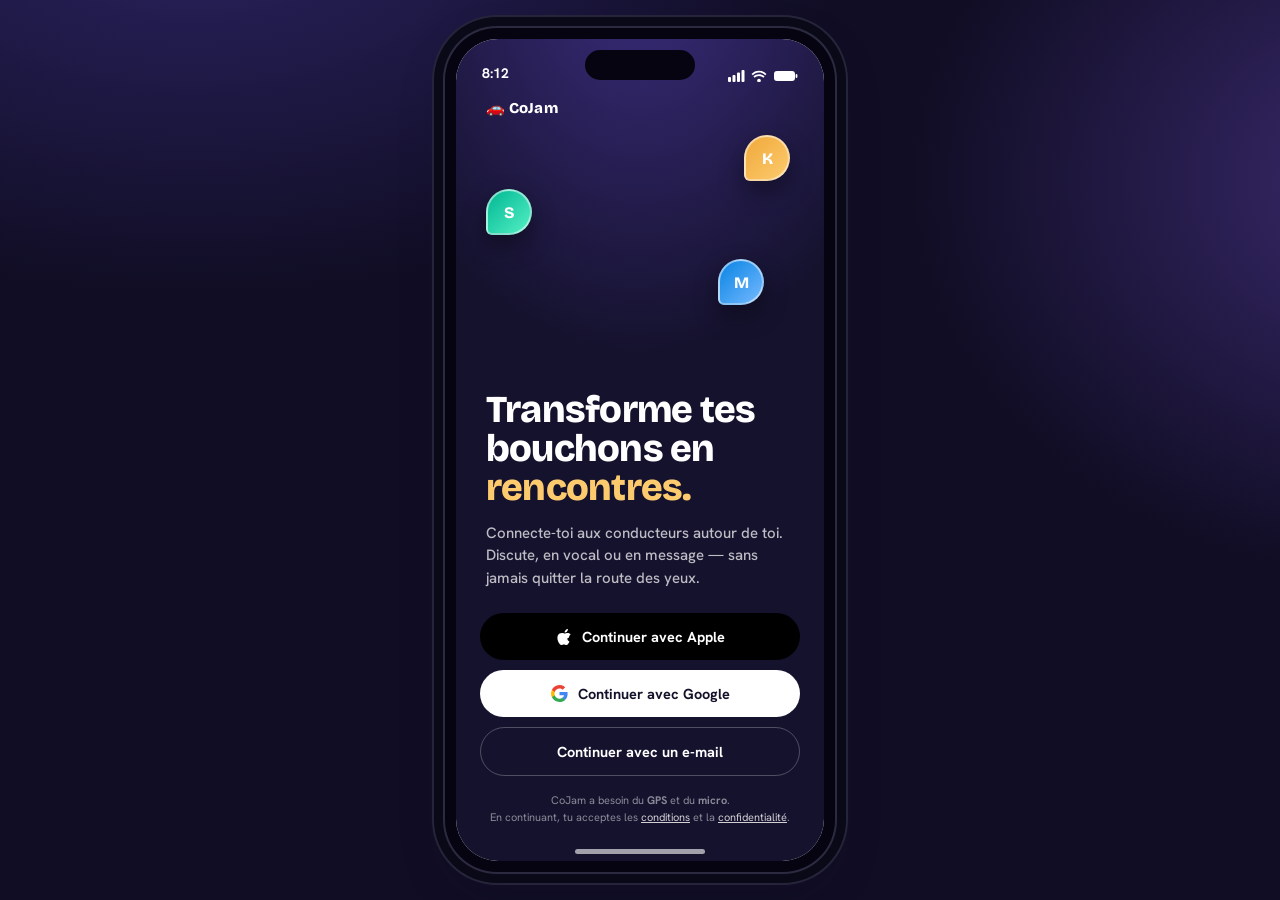
<file: mvp.html>
<!DOCTYPE html>
<html lang="fr">
<head>
<meta charset="UTF-8">
<meta name="viewport" content="width=device-width, initial-scale=1, viewport-fit=cover">
<meta name="theme-color" content="#100d24">
<meta name="robots" content="noindex, nofollow">
<meta name="mobile-web-app-capable" content="yes">
<meta name="apple-mobile-web-app-capable" content="yes">
<meta name="apple-mobile-web-app-status-bar-style" content="black-translucent">
<meta name="apple-mobile-web-app-title" content="CoJam">
<title>CoJam — Prototype MVP</title>
<link rel="stylesheet" href="assets/style.css">
</head>
<body>
<div class="device">
  <div class="viewport bar-dark">
    <div class="notch"></div>

    <!-- STATUS BAR (overlay, thème géré par JS) -->
    <div class="statusbar">
      <span class="time">8:12</span>
      <div class="sb-icons">
        <svg width="17" height="12" viewBox="0 0 17 12"><rect x="0" y="7" width="3" height="5" rx="1"/><rect x="4.5" y="5" width="3" height="7" rx="1"/><rect x="9" y="2.5" width="3" height="9.5" rx="1"/><rect x="13.5" y="0" width="3" height="12" rx="1"/></svg>
        <svg width="16" height="12" viewBox="0 0 16 12"><path d="M8 2.5C10.5 2.5 12.7 3.6 14.2 5.3L15.5 4C13.6 1.9 11 .7 8 .7S2.4 1.9 .5 4L1.8 5.3C3.3 3.6 5.5 2.5 8 2.5Z"/><path d="M8 6C9.7 6 11.2 6.7 12.3 7.8L13.6 6.5C12.1 5 10.2 4.2 8 4.2S3.9 5 2.4 6.5L3.7 7.8C4.8 6.7 6.3 6 8 6Z"/><circle cx="8" cy="10.5" r="1.8" fill="currentColor"/></svg>
        <svg width="25" height="12" viewBox="0 0 25 12"><rect x="1" y="1" width="21" height="10" rx="3"/><rect x="22.6" y="4" width="1.8" height="4" rx="1"/></svg>
      </div>
    </div>

    <div class="screens">

      <!-- ════════════════ 1 · ONBOARDING (hero) ════════════════ -->
      <section class="screen onb" id="onboarding" data-start data-theme="dark">
        <div class="onb-hero">
          <div class="float-pin g-amber" style="top:96px;right:34px">K</div>
          <div class="float-pin g-green" style="top:150px;left:30px;animation-delay:1.2s">S</div>
          <div class="float-pin g-blue" style="top:220px;right:60px;animation-delay:2.1s">M</div>
          <div class="onb-logo">🚗 CoJam</div>
          <h1>Transforme tes bouchons en <em>rencontres.</em></h1>
          <p>Connecte-toi aux conducteurs autour de toi. Discute, en vocal ou en message — sans jamais quitter la route des yeux.</p>
        </div>
        <div class="onb-actions">
          <button class="sso dark" data-go="onb-profile">
            <svg width="16" height="18" viewBox="0 0 16 18" fill="currentColor"><path d="M13 9.6c0-2 1.6-3 1.7-3.1-1-1.4-2.4-1.6-2.9-1.6-1.2-.1-2.4.7-3 .7s-1.6-.7-2.6-.7C4 5 2.8 5.7 2.1 6.9.7 9.4 1.7 13 3 15c.7 1 1.4 2 2.4 2s1.3-.6 2.5-.6 1.5.6 2.5.6 1.7-1 2.3-2c.5-.7.7-1.4.7-1.5-.1 0-2.1-.8-2.1-3zM11 3.5c.6-.7 1-1.6.9-2.5-.8 0-1.8.5-2.4 1.2-.5.6-1 1.5-.8 2.4.9 0 1.8-.5 2.3-1.1z"/></svg>
            Continuer avec Apple
          </button>
          <button class="sso" data-go="onb-profile">
            <svg width="17" height="17" viewBox="0 0 18 18"><path fill="#4285F4" d="M17.6 9.2c0-.6 0-1.1-.2-1.7H9v3.3h4.8a4 4 0 0 1-1.8 2.7v2.2h3C16.7 14.2 17.6 11.9 17.6 9.2z"/><path fill="#34A853" d="M9 18c2.4 0 4.5-.8 6-2.2l-3-2.2c-.8.6-1.9.9-3 .9-2.3 0-4.3-1.6-5-3.7H1v2.3A9 9 0 0 0 9 18z"/><path fill="#FBBC05" d="M4 10.7a5.4 5.4 0 0 1 0-3.4V5H1a9 9 0 0 0 0 8z"/><path fill="#EA4335" d="M9 3.6c1.3 0 2.5.5 3.4 1.3l2.6-2.6A9 9 0 0 0 1 5l3 2.3C4.7 5.2 6.7 3.6 9 3.6z"/></svg>
            Continuer avec Google
          </button>
          <button class="sso line" data-go="onb-profile">Continuer avec un e-mail</button>
          <p class="legal">CoJam a besoin du <b>GPS</b> et du <b>micro</b>.<br>En continuant, tu acceptes les <a>conditions</a> et la <a>confidentialité</a>.</p>
        </div>
      </section>

      <!-- ════════════════ 1b · ONBOARDING (profil) ════════════════ -->
      <section class="screen" id="onb-profile" data-theme="light">
        <div class="appbar"><button class="back" data-back><svg viewBox="0 0 24 24"><path d="M15 18l-6-6 6-6"/></svg></button><div><h1>Ton profil</h1><div class="sub">Étape 2 / 2</div></div></div>
        <div class="scroll section">
          <div class="center-col" style="margin-bottom:18px">
            <div class="av xl g-violet">M<button class="icon-btn" style="position:absolute;bottom:-2px;right:-2px;width:32px;height:32px"><svg viewBox="0 0 24 24" style="width:16px;height:16px"><path d="M12 5v14M5 12h14"/></svg></button></div>
          </div>

          <label class="eyebrow">Prénom affiché</label>
          <input class="field" style="width:100%;margin:8px 0 14px;background:#fff;border:1px solid var(--line);border-radius:14px;padding:13px 15px;font-size:15px;font-weight:600" value="Marc">

          <div class="list-row" style="box-shadow:none;border:1px solid var(--line)">
            <div class="lr-main"><div class="lr-t">Mode anonyme 👻</div><div class="lr-s">Afficher un pseudo plutôt que ton prénom</div></div>
            <div class="toggle"></div>
          </div>

          <label class="eyebrow" style="display:block;margin:18px 0 8px">Tes centres d'intérêt</label>
          <div class="chips">
            <span class="chip selectable on">💻 Tech</span><span class="chip selectable on">🎮 Gaming</span>
            <span class="chip selectable">⚽ Sport</span><span class="chip selectable on">🎵 Musique</span>
            <span class="chip selectable">🍳 Cuisine</span><span class="chip selectable">🎬 Ciné</span>
            <span class="chip selectable">📈 Business</span><span class="chip selectable">✈️ Voyage</span>
          </div>

          <label class="eyebrow" style="display:block;margin:18px 0 8px">Ton trajet habituel</label>
          <div class="trip-input" style="margin-bottom:0">
            <div class="trip-line"><span class="dotpin from"></span><div class="tl-txt"><div class="k">Départ</div><div class="v">Wavre</div></div></div>
            <div class="trip-line"><span class="dotpin to"></span><div class="tl-txt"><div class="k">Destination</div><div class="v">Bruxelles</div></div></div>
          </div>

          <div class="eph-note" style="margin:18px 0 0;background:#eef6ff;border-color:#bcd9f7;color:#1d5fa8">
            🛡️ Je comprends que CoJam <b>se verrouille au-delà de 20 km/h</b> (mode vocal uniquement).
          </div>
        </div>
        <div class="section" style="padding-top:0"><button class="btn btn-primary btn-block btn-lg" data-go="map">C'est parti 🚀</button></div>
      </section>

      <!-- ════════════════ 2 · CARTE ════════════════ -->
      <section class="screen map-screen" id="map" data-theme="dark">
        <div class="map-canvas">
          <div class="road v" style="left:22%;top:0;bottom:0"></div>
          <div class="road v" style="left:70%;top:0;bottom:0"></div>
          <div class="road h" style="top:34%;left:0;right:0"></div>
          <div class="road h glow" style="top:58%;left:0;right:0"></div>
          <div class="road v" style="left:46%;top:20%;bottom:0;transform:rotate(8deg)"></div>

          <div class="radar"><span class="ring"></span><span class="ring"></span><span class="ring"></span></div>
          <div class="you-dot"></div>

          <div class="pin talking" style="top:32%;left:30%" data-sheet="sheet-driver"><div class="pin-av g-amber">K</div><div class="pin-tag">Kevin · 200 m</div></div>
          <div class="pin" style="top:40%;left:66%" data-sheet="sheet-driver"><div class="pin-av g-green">S</div><div class="pin-tag">Sarah · 320 m</div></div>
          <div class="pin" style="top:62%;left:24%" data-sheet="sheet-driver"><div class="pin-av g-blue">M</div><div class="pin-tag">Marc · 480 m</div></div>
          <div class="pin" style="top:68%;left:72%" data-sheet="sheet-driver"><div class="pin-av g-coral">J</div><div class="pin-tag">Julie · 510 m</div></div>
        </div>

        <div class="map-topbar">
          <div class="jam-badge"><span class="dot"></span><b>E40 · Ring<small>Bouchon ~22 min</small></b></div>
          <button class="btn btn-amber" style="margin-left:auto;padding:11px 16px;font-size:13px" data-go="driver">🚗 Conduite</button>
        </div>

        <div class="proximity-hero">
          <div class="big">7</div>
          <div class="ph-txt"><div class="t">conducteurs à proximité</div><div class="s">dans ton bouchon · rayon ~1 km</div></div>
          <svg width="22" height="22" viewBox="0 0 24 24" style="stroke:#fff;fill:none;stroke-width:2"><path d="M9 6l6 6-6 6"/></svg>
        </div>

        <!-- sheet : fiche conducteur -->
        <div class="sheet-mask" id="sheet-driver">
          <div class="sheet">
            <div class="grip"></div>
            <div style="display:flex;align-items:center;gap:14px">
              <div class="av l g-amber">K</div>
              <div style="flex:1">
                <div style="font-family:var(--ff-display);font-size:20px;font-weight:800">Kevin M.</div>
                <div class="mt" style="font-size:12px;color:var(--green);font-weight:700">● en ligne · à 200 m</div>
              </div>
              <button class="icon-btn" data-close-sheet><svg viewBox="0 0 24 24" style="width:18px;height:18px;stroke-width:2.4"><path d="M6 6l12 12M18 6L6 18"/></svg></button>
            </div>
            <div class="chips" style="margin:16px 0 20px"><span class="chip">💻 Tech</span><span class="chip amber">🎮 Gaming</span><span class="chip green">🎵 Musique</span></div>
            <div style="display:flex;gap:10px">
              <button class="btn btn-ghost btn-block" data-go="chat">💬 Message</button>
              <button class="btn btn-primary btn-block" data-go="vocal">🎙️ Vocal</button>
            </div>
          </div>
        </div>

        <nav class="tabbar">
          <button class="tab active" data-go="map"><span class="tab-ic"><svg viewBox="0 0 24 24"><path d="M12 21s-7-6.3-7-11a7 7 0 0 1 14 0c0 4.7-7 11-7 11z"/><circle cx="12" cy="10" r="2.5"/></svg></span><span class="tab-lbl">Carte</span></button>
          <button class="tab" data-go="chat"><span class="tab-ic"><svg viewBox="0 0 24 24"><path d="M21 11.5a8.5 8.5 0 0 1-12.5 7.5L3 21l2-5.5A8.5 8.5 0 1 1 21 11.5z"/></svg></span><span class="tab-lbl">Chat</span></button>
          <button class="tab" data-go="trajet"><span class="tab-ic"><svg viewBox="0 0 24 24"><path d="M3 11l18-8-8 18-2-8-8-2z"/></svg></span><span class="tab-lbl">Trajet</span></button>
          <button class="tab" data-go="profil"><span class="tab-ic"><svg viewBox="0 0 24 24"><circle cx="12" cy="8" r="4"/><path d="M4 21a8 8 0 0 1 16 0"/></svg></span><span class="tab-lbl">Profil</span></button>
        </nav>
      </section>

      <!-- ════════════════ 3 · CHAT (texte + AUDIO) ════════════════ -->
      <section class="screen chat-bg" id="chat" data-theme="light">
        <div class="chat-head">
          <button class="back" data-go="map"><svg viewBox="0 0 24 24"><path d="M15 18l-6-6 6-6"/></svg></button>
          <div class="av m g-amber">K</div>
          <div style="flex:1"><div class="nm">Kevin M.</div><div class="mt"><span class="live"></span> en ligne · 200 m</div></div>
          <button class="icon-btn" data-go="vocal" style="background:var(--violet);color:#fff"><svg viewBox="0 0 24 24"><path d="M12 3v18M8 7v10M16 7v10M4 10v4M20 10v4"/></svg></button>
        </div>

        <div class="scroll">
          <div class="thread">
            <div class="eph-note">⏳ Messages éphémères — ils disparaissent quand vous quittez la zone</div>
            <div class="day">Aujourd'hui · 8:05</div>

            <div class="row them"><div class="av s g-amber">K</div><div class="bubble">Hey ! Toi aussi coincé sur le E40 ? 😅</div></div>
            <div class="row me"><div class="bubble">Oui, 20 min que je bouge pas…<div class="tick">8:06 ✓✓</div></div></div>

            <!-- message audio REÇU -->
            <div class="row them">
              <div class="av s g-amber">K</div>
              <div class="voice-msg">
                <button class="vm-play"></button>
                <div class="vm-wave"></div>
                <div class="vm-meta"><span class="vm-dur" data-full="0:14">0:14</span></div>
              </div>
            </div>

            <div class="row them"><div class="av s g-amber">K</div><div class="bubble">Tu bosses dans la tech aussi non ?</div></div>

            <!-- message audio ENVOYÉ -->
            <div class="row me">
              <div class="voice-msg">
                <button class="vm-play"></button>
                <div class="vm-wave"></div>
                <div class="vm-meta"><span class="vm-dur" data-full="0:09">0:09</span><span class="vm-rate">1×</span></div>
              </div>
            </div>

            <div class="row me"><div class="bubble">Carrément, je suis dev 👨‍💻 Et toi ?<div class="tick">8:09 ✓✓</div></div></div>
            <div class="row them"><div class="av s g-amber">K</div><div class="bubble">Archi cloud. On joue à quoi en ce moment ? 🎮</div></div>
          </div>
        </div>

        <!-- composer -->
        <div class="composer">
          <button class="c-ic mic"><svg viewBox="0 0 24 24"><rect x="9" y="3" width="6" height="11" rx="3"/><path d="M5 11a7 7 0 0 0 14 0M12 18v3"/></svg></button>
          <input class="field" placeholder="Message…">
          <button class="c-ic send"><svg viewBox="0 0 24 24"><path d="M3 11l18-8-8 18-2-8-8-2z"/></svg></button>
        </div>
        <!-- barre d'enregistrement (cachée) -->
        <div class="rec-bar">
          <span class="rec-dot"></span><span class="rec-time">0:00</span>
          <div class="rec-wave"></div>
          <button class="rec-cancel">Annuler</button>
          <button class="rec-send"><svg viewBox="0 0 24 24"><path d="M3 11l18-8-8 18-2-8-8-2z"/></svg></button>
        </div>
      </section>

      <!-- ════════════════ 4 · SALON VOCAL ════════════════ -->
      <section class="screen vocal" id="vocal" data-theme="dark">
        <div class="vocal-canvas"></div>
        <div class="vocal-head">
          <div class="room">🎙️ Salon E40 · Km 23</div>
          <span class="pill">👥 5 participants · mains libres</span>
        </div>
        <div class="parts">
          <div class="part talk"><div class="pa-wrap"><div class="av pa g-amber">K</div></div><div class="pn">Kevin M.</div><div class="ps">parle…</div></div>
          <div class="part"><div class="pa-wrap"><div class="av pa g-coral">S</div><span class="badge-ic mute">🔇</span></div><div class="pn">Sarah L.</div><div class="ps">muet</div></div>
          <div class="part"><div class="pa-wrap"><div class="av pa g-blue">M</div><span class="badge-ic head">🎧</span></div><div class="pn">Marc D.</div><div class="ps">écoute</div></div>
          <div class="part you"><div class="pa-wrap"><div class="av pa g-green">T</div></div><div class="pn" style="color:var(--amber)">Toi</div><div class="ps">connecté</div></div>
          <div class="part"><div class="pa-wrap"><div class="av pa g-violet">J</div><span class="badge-ic head">🎧</span></div><div class="pn">Julie P.</div><div class="ps">écoute</div></div>
        </div>
        <div class="vocal-ctrl">
          <button class="vctrl"><span class="vc-ic"><svg viewBox="0 0 24 24"><path d="M11 5L6 9H2v6h4l5 4V5z"/><path d="M23 9l-6 6M17 9l6 6"/></svg></span><span class="vc-lbl">Muet</span></button>
          <button class="ptt"><div class="ptt-circle"><svg viewBox="0 0 24 24"><rect x="9" y="3" width="6" height="11" rx="3"/><path d="M5 11a7 7 0 0 0 14 0M12 18v3" stroke="#fff" stroke-width="2" fill="none"/></svg></div><span class="ptt-lbl">Appuie pour parler</span></button>
          <button class="vctrl leave" data-go="map"><span class="vc-ic"><svg viewBox="0 0 24 24"><path d="M16 17l5-5-5-5M21 12H9M9 21H5a2 2 0 0 1-2-2V5a2 2 0 0 1 2-2h4"/></svg></span><span class="vc-lbl">Quitter</span></button>
        </div>
      </section>

      <!-- ════════════════ 5 · TRAJET / MATCHING ════════════════ -->
      <section class="screen" id="trajet" data-theme="light">
        <div class="appbar"><div><h1>Mon trajet</h1><div class="sub">Trouve qui va dans ta direction</div></div></div>
        <div class="scroll section">
          <div class="trip-input">
            <div class="trip-line"><span class="dotpin from"></span><div class="tl-txt"><div class="k">Position</div><div class="v">E40 · Ring de Bruxelles</div></div></div>
            <div class="trip-line"><span class="dotpin to"></span><div class="tl-txt"><div class="k">Je vais vers</div><div class="v">Namur</div></div></div>
          </div>

          <div class="row-between" style="margin:4px 2px 12px"><h2 class="display" style="font-size:16px">Vont aussi vers Namur</h2><span class="chip green">3 conducteurs</span></div>

          <div class="match-card" data-go="chat">
            <div class="av m g-blue">L</div>
            <div style="flex:1"><div style="font-weight:800">Léa R.</div><div class="mc-dir">↗ même sortie · Namur-Est</div></div>
            <div class="match-pct"><div class="pct">92%</div><div class="pct-l">affinité</div></div>
          </div>
          <div class="match-card" data-go="chat">
            <div class="av m g-teal">T</div>
            <div style="flex:1"><div style="font-weight:800">Thomas B.</div><div class="mc-dir">↗ direction Namur centre</div></div>
            <div class="match-pct"><div class="pct">78%</div><div class="pct-l">affinité</div></div>
          </div>
          <div class="match-card" data-go="chat">
            <div class="av m g-coral">N</div>
            <div style="flex:1"><div style="font-weight:800">Nadia K.</div><div class="mc-dir">↗ sortie Bouge</div></div>
            <div class="match-pct"><div class="pct">64%</div><div class="pct-l">affinité</div></div>
          </div>

          <div class="card" style="margin-top:6px;display:flex;gap:12px;align-items:center;background:linear-gradient(135deg,#eef6ff,#fff);border:1px solid #d8e9fb">
            <div style="font-size:26px">🤝</div>
            <div style="flex:1"><div style="font-weight:800;font-size:14px">Proposer un point de RDV</div><div class="lr-s">Retrouvez-vous à l'aire de Bierges</div></div>
            <svg width="20" height="20" viewBox="0 0 24 24" style="stroke:var(--muted-2);fill:none;stroke-width:2"><path d="M9 6l6 6-6 6"/></svg>
          </div>
        </div>

        <nav class="tabbar">
          <button class="tab" data-go="map"><span class="tab-ic"><svg viewBox="0 0 24 24"><path d="M12 21s-7-6.3-7-11a7 7 0 0 1 14 0c0 4.7-7 11-7 11z"/><circle cx="12" cy="10" r="2.5"/></svg></span><span class="tab-lbl">Carte</span></button>
          <button class="tab" data-go="chat"><span class="tab-ic"><svg viewBox="0 0 24 24"><path d="M21 11.5a8.5 8.5 0 0 1-12.5 7.5L3 21l2-5.5A8.5 8.5 0 1 1 21 11.5z"/></svg></span><span class="tab-lbl">Chat</span></button>
          <button class="tab active" data-go="trajet"><span class="tab-ic"><svg viewBox="0 0 24 24"><path d="M3 11l18-8-8 18-2-8-8-2z"/></svg></span><span class="tab-lbl">Trajet</span></button>
          <button class="tab" data-go="profil"><span class="tab-ic"><svg viewBox="0 0 24 24"><circle cx="12" cy="8" r="4"/><path d="M4 21a8 8 0 0 1 16 0"/></svg></span><span class="tab-lbl">Profil</span></button>
        </nav>
      </section>

      <!-- ════════════════ 6 · MODE CONDUITE (sécurité) ════════════════ -->
      <section class="screen driver" id="driver" data-theme="dark">
        <div class="driver-top">
          <div class="spd">🚗 24 km/h</div>
          <div class="lock">🔒 Mode conduite — écran limité pour ta sécurité</div>
        </div>
        <div class="driver-mid">
          <div class="who"><div class="nm">Kevin M.</div><div class="st">vous parle dans le salon E40…</div></div>
          <button class="big-ptt"><svg viewBox="0 0 24 24"><rect x="9" y="3" width="6" height="11" rx="3"/><path d="M5 11a7 7 0 0 0 14 0M12 18v3" stroke="#fff" stroke-width="2" fill="none"/></svg><span>Appuie pour parler</span></button>
        </div>
        <div class="driver-bottom">
          <button class="db"><svg viewBox="0 0 24 24"><path d="M11 5L6 9H2v6h4l5 4V5z"/><path d="M23 9l-6 6M17 9l6 6"/></svg>Couper le son</button>
          <button class="db" data-go="map"><svg viewBox="0 0 24 24"><path d="M16 17l5-5-5-5M21 12H9M9 21H5a2 2 0 0 1-2-2V5a2 2 0 0 1 2-2h4"/></svg>Quitter</button>
        </div>
      </section>

      <!-- ════════════════ 7 · PROFIL ════════════════ -->
      <section class="screen" id="profil" data-theme="light">
        <div class="appbar"><div style="flex:1"><h1>Profil</h1></div><button class="back" style="background:var(--surface)"><svg viewBox="0 0 24 24" style="stroke-width:2"><circle cx="12" cy="12" r="3"/><path d="M19.4 13a1.6 1.6 0 0 0 .3 1.8l.1.1a2 2 0 1 1-2.8 2.8l-.1-.1a1.6 1.6 0 0 0-2.7 1.1V20a2 2 0 0 1-4 0v-.2A1.6 1.6 0 0 0 6.6 18l-.1.1a2 2 0 1 1-2.8-2.8l.1-.1a1.6 1.6 0 0 0-1-2.7H2a2 2 0 0 1 0-4h.2A1.6 1.6 0 0 0 4 5.6l-.1-.1a2 2 0 1 1 2.8-2.8l.1.1a1.6 1.6 0 0 0 2.7-1H10a2 2 0 0 1 4 0v.2a1.6 1.6 0 0 0 2.7 1l.1-.1a2 2 0 1 1 2.8 2.8l-.1.1a1.6 1.6 0 0 0 1 2.7H22a2 2 0 0 1 0 4h-.2a1.6 1.6 0 0 0-1.4 1z"/></svg></button></div>
        <div class="scroll section">
          <div class="center-col" style="margin-bottom:18px">
            <div class="av xl g-violet">M</div>
            <div class="display" style="font-size:22px;margin-top:12px">Marc D.</div>
            <div class="muted" style="font-weight:600;font-size:13px">Navetteur Wavre → Bruxelles</div>
          </div>

          <div class="stat-grid" style="margin-bottom:16px">
            <div class="stat"><div class="sv">23</div><div class="sl">conversations</div></div>
            <div class="stat"><div class="sv">8</div><div class="sl">contacts de route</div></div>
          </div>

          <label class="eyebrow" style="display:block;margin:6px 2px 10px">Centres d'intérêt</label>
          <div class="chips" style="margin-bottom:18px"><span class="chip">💻 Tech</span><span class="chip amber">🎮 Gaming</span><span class="chip green">🎵 Musique</span></div>

          <div class="list-row"><div class="lr-ic" style="background:var(--violet-100)">👻</div><div class="lr-main"><div class="lr-t">Mode anonyme</div><div class="lr-s">Masquer ton prénom</div></div><div class="toggle"></div></div>
          <div class="list-row"><div class="lr-ic" style="background:#fef3d6">🔔</div><div class="lr-main"><div class="lr-t">Notifications</div><div class="lr-s">Quand on te contacte</div></div><div class="toggle on"></div></div>
          <div class="list-row"><div class="lr-ic" style="background:#d6f7ee"><svg viewBox="0 0 24 24" style="width:20px;height:20px;stroke:var(--green);fill:none;stroke-width:2"><path d="M12 3l8 3v6c0 5-3.5 8-8 9-4.5-1-8-4-8-9V6l8-3z"/></svg></div><div class="lr-main"><div class="lr-t">Sécurité & conduite</div><div class="lr-s">Verrouillage > 20 km/h</div></div><svg class="chev" width="18" height="18" viewBox="0 0 24 24" style="stroke:currentColor;fill:none;stroke-width:2"><path d="M9 6l6 6-6 6"/></svg></div>
          <div class="list-row"><div class="lr-ic" style="background:var(--coral-soft)"><svg viewBox="0 0 24 24" style="width:20px;height:20px;stroke:var(--coral);fill:none;stroke-width:2"><circle cx="12" cy="12" r="9"/><path d="M5.6 5.6l12.8 12.8"/></svg></div><div class="lr-main"><div class="lr-t">Bloqués & signalements</div><div class="lr-s">Gérer ta sécurité sociale</div></div><svg class="chev" width="18" height="18" viewBox="0 0 24 24" style="stroke:currentColor;fill:none;stroke-width:2"><path d="M9 6l6 6-6 6"/></svg></div>
        </div>

        <nav class="tabbar">
          <button class="tab" data-go="map"><span class="tab-ic"><svg viewBox="0 0 24 24"><path d="M12 21s-7-6.3-7-11a7 7 0 0 1 14 0c0 4.7-7 11-7 11z"/><circle cx="12" cy="10" r="2.5"/></svg></span><span class="tab-lbl">Carte</span></button>
          <button class="tab" data-go="chat"><span class="tab-ic"><svg viewBox="0 0 24 24"><path d="M21 11.5a8.5 8.5 0 0 1-12.5 7.5L3 21l2-5.5A8.5 8.5 0 1 1 21 11.5z"/></svg></span><span class="tab-lbl">Chat</span></button>
          <button class="tab" data-go="trajet"><span class="tab-ic"><svg viewBox="0 0 24 24"><path d="M3 11l18-8-8 18-2-8-8-2z"/></svg></span><span class="tab-lbl">Trajet</span></button>
          <button class="tab active" data-go="profil"><span class="tab-ic"><svg viewBox="0 0 24 24"><circle cx="12" cy="8" r="4"/><path d="M4 21a8 8 0 0 1 16 0"/></svg></span><span class="tab-lbl">Profil</span></button>
        </nav>
      </section>

    </div><!-- /screens -->

    <div class="home-indicator"></div>
  </div>
</div>
<script src="assets/app.js"></script>
</body>
</html>
</file>
<file: assets/style.css>
/* =============================================================
   CoJam — Prototype cliquable · Design system
   Concept : « Signal chaleureux dans le gridlock »
   Marque violet, chaleur ambre, live vert. Surfaces sombres
   immersives (carte, vocal, conduite) + claires (chat, profil).
   ============================================================= */

@import url('https://fonts.googleapis.com/css2?family=Bricolage+Grotesque:opsz,wght@12..96,400..800&family=Hanken+Grotesk:wght@400;500;600;700;800&display=swap');

/* ---------- Tokens ---------- */
:root {
  --violet:      #6C5CE7;
  --violet-600:  #5a4bd1;
  --violet-700:  #4a3db8;
  --violet-300:  #a29bfe;
  --violet-100:  #e9e6fb;

  --indigo-deep: #16132e;
  --indigo-900:  #1d1940;
  --indigo-800:  #271f57;
  --indigo-700:  #352a75;

  --amber:       #FDCB6E;
  --amber-deep:  #f0a93b;
  --green:       #00B894;
  --green-300:   #55efc4;
  --coral:       #ff6b6b;
  --coral-soft:  #ffe2e2;

  --ink:    #14122b;
  --ink-2:  #45435c;
  --muted:  #8b8aa3;
  --muted-2:#b9b8c8;
  --surface:#f6f5fb;
  --white:  #ffffff;
  --line:   #ecebf3;

  --r-xs: 8px;
  --r-sm: 12px;
  --r:    16px;
  --r-lg: 22px;
  --r-xl: 30px;
  --pill: 999px;

  --shadow-sm: 0 1px 3px rgba(20,18,43,.08);
  --shadow:    0 6px 20px rgba(20,18,43,.10);
  --shadow-lg: 0 18px 48px rgba(20,18,43,.20);
  --shadow-violet: 0 12px 30px rgba(108,92,231,.38);

  --ff-display: 'Bricolage Grotesque', system-ui, sans-serif;
  --ff-body: 'Hanken Grotesk', system-ui, -apple-system, sans-serif;

  --vw: 390px;   /* largeur viewport mobile */
  --vh: 844px;
}

*, *::before, *::after { box-sizing: border-box; margin: 0; padding: 0; }

html { -webkit-text-size-adjust: 100%; }

body {
  font-family: var(--ff-body);
  color: var(--ink);
  background:
    radial-gradient(1200px 700px at 15% -10%, #2a2360 0%, transparent 55%),
    radial-gradient(1000px 800px at 110% 20%, #3a2a6e 0%, transparent 50%),
    #100d24;
  min-height: 100vh;
  display: flex;
  align-items: center;
  justify-content: center;
  padding: 28px 14px;
  -webkit-font-smoothing: antialiased;
  text-rendering: optimizeLegibility;
}

button { font-family: inherit; cursor: pointer; border: none; background: none; color: inherit; }
img { max-width: 100%; display: block; }
input, textarea { font-family: inherit; }

/* =============================================================
   DEVICE FRAME
   ============================================================= */
.device {
  width: var(--vw);
  height: var(--vh);
  max-width: 100%;
  position: relative;
  border-radius: 52px;
  background: #050410;
  padding: 11px;
  box-shadow:
    0 0 0 2px #2c2a40,
    0 0 0 11px #0a0918,
    0 0 0 13px #26243a,
    var(--shadow-lg);
  flex-shrink: 0;
}

.viewport {
  position: relative;
  width: 100%;
  height: 100%;
  border-radius: 42px;
  overflow: hidden;
  background: var(--surface);
  isolation: isolate;
}

/* Dynamic-island style notch */
.notch {
  position: absolute;
  top: 11px;
  left: 50%;
  transform: translateX(-50%);
  width: 110px;
  height: 30px;
  background: #050410;
  border-radius: var(--pill);
  z-index: 60;
  pointer-events: none;
}

/* status bar (themed by JS via .bar-light / .bar-dark on .viewport) */
.statusbar {
  position: absolute;
  top: 0; left: 0; right: 0;
  height: 50px;
  display: flex;
  align-items: flex-end;
  justify-content: space-between;
  padding: 0 26px 7px;
  font-weight: 700;
  font-size: 14px;
  z-index: 55;
  pointer-events: none;
  transition: color .35s ease;
}
.statusbar .sb-icons { display: flex; gap: 6px; align-items: center; }
.viewport.bar-light .statusbar { color: #fff; }
.viewport.bar-dark  .statusbar { color: var(--ink); }
.statusbar svg path, .statusbar svg rect { fill: currentColor; }

/* home indicator */
.home-indicator {
  position: absolute;
  bottom: 7px; left: 50%;
  transform: translateX(-50%);
  width: 130px; height: 5px;
  border-radius: var(--pill);
  z-index: 56;
  transition: background .35s ease;
}
.viewport.bar-light .home-indicator { background: rgba(255,255,255,.6); }
.viewport.bar-dark  .home-indicator { background: rgba(20,18,43,.45); }

/* =============================================================
   SCREEN ROUTING
   ============================================================= */
.screens { position: absolute; inset: 0; }
.screen {
  position: absolute; inset: 0;
  display: flex;
  flex-direction: column;
  background: var(--surface);
  opacity: 0;
  visibility: hidden;
  transform: translateX(18px);
  transition: opacity .32s ease, transform .32s cubic-bezier(.22,.61,.36,1), visibility .32s;
  overflow: hidden;
}
.screen.is-active { opacity: 1; visibility: visible; transform: none; z-index: 2; }
.screen.is-leaving { opacity: 0; transform: translateX(-12px); z-index: 1; }

/* a content region that scrolls between fixed header/footer */
.scroll {
  flex: 1;
  min-height: 0;
  overflow-y: auto;
  overflow-x: hidden;
  -webkit-overflow-scrolling: touch;
}
.scroll::-webkit-scrollbar { width: 0; }

/* top padding helpers so content clears the status bar */
.pad-top { padding-top: 50px; }

/* =============================================================
   TYPOGRAPHY HELPERS
   ============================================================= */
.display { font-family: var(--ff-display); font-weight: 700; letter-spacing: -.02em; line-height: 1.02; }
.eyebrow { font-size: 11px; font-weight: 800; letter-spacing: .16em; text-transform: uppercase; color: var(--violet); }
.muted { color: var(--muted); }

/* =============================================================
   BOTTOM NAV
   ============================================================= */
.tabbar {
  display: flex;
  background: rgba(255,255,255,.92);
  backdrop-filter: blur(14px);
  border-top: 1px solid var(--line);
  padding: 9px 6px 26px;
  flex-shrink: 0;
  margin-top: auto;   /* pousse la nav en bas, même sur écrans full-bleed (carte) */
  z-index: 10;
}
.tabbar .tab {
  flex: 1;
  display: flex;
  flex-direction: column;
  align-items: center;
  gap: 3px;
  color: var(--muted-2);
  transition: color .2s, transform .2s;
}
.tab .tab-ic { width: 25px; height: 25px; display: grid; place-items: center; }
.tab .tab-ic svg { width: 24px; height: 24px; stroke: currentColor; stroke-width: 1.9; fill: none; }
.tab .tab-lbl { font-size: 10px; font-weight: 700; letter-spacing: .01em; }
.tab.active { color: var(--violet); }
.tab.active .tab-ic { transform: translateY(-1px); }
.tab.active .tab-ic svg { fill: rgba(108,92,231,.14); }

/* =============================================================
   BUTTONS
   ============================================================= */
.btn {
  display: inline-flex; align-items: center; justify-content: center; gap: 8px;
  font-weight: 700; font-size: 15px;
  padding: 14px 20px;
  border-radius: var(--pill);
  transition: transform .12s ease, box-shadow .2s ease, background .2s;
  white-space: nowrap;
}
.btn:active { transform: scale(.97); }
.btn-primary { background: var(--violet); color: #fff; box-shadow: var(--shadow-violet); }
.btn-primary:hover { background: var(--violet-600); }
.btn-amber { background: var(--amber); color: #5a3d00; box-shadow: 0 10px 26px rgba(253,203,110,.5); }
.btn-dark  { background: var(--ink); color: #fff; }
.btn-ghost { background: var(--violet-100); color: var(--violet-700); }
.btn-outline { background: transparent; border: 1.5px solid var(--line); color: var(--ink); }
.btn-block { display: flex; width: 100%; }
.btn-lg { padding: 17px 22px; font-size: 16px; }

.icon-btn {
  width: 42px; height: 42px; border-radius: 50%;
  display: grid; place-items: center;
  background: var(--white); color: var(--ink);
  box-shadow: var(--shadow-sm);
  transition: transform .12s, background .2s;
}
.icon-btn:active { transform: scale(.92); }
.icon-btn svg { width: 21px; height: 21px; stroke: currentColor; stroke-width: 2; fill: none; }

/* =============================================================
   GENERIC HEADER (light screens)
   ============================================================= */
.appbar {
  display: flex; align-items: center; gap: 12px;
  padding: 58px 18px 14px;
  background: var(--white);
  border-bottom: 1px solid var(--line);
  flex-shrink: 0;
}
.appbar h1 { font-family: var(--ff-display); font-size: 22px; font-weight: 700; letter-spacing: -.02em; }
.appbar .sub { font-size: 12px; color: var(--muted); font-weight: 600; }
.appbar .spacer { flex: 1; }
.back {
  width: 38px; height: 38px; border-radius: 50%;
  display: grid; place-items: center; background: var(--surface); color: var(--ink);
  flex-shrink: 0;
}
.back svg { width: 20px; height: 20px; stroke: currentColor; stroke-width: 2.4; fill: none; }

/* =============================================================
   AVATARS
   ============================================================= */
.av {
  border-radius: 50%;
  display: grid; place-items: center;
  color: #fff; font-weight: 800; font-family: var(--ff-display);
  flex-shrink: 0;
  position: relative;
}
.av.s { width: 30px; height: 30px; font-size: 12px; }
.av.m { width: 44px; height: 44px; font-size: 16px; }
.av.l { width: 64px; height: 64px; font-size: 24px; }
.av.xl{ width: 92px; height: 92px; font-size: 34px; }
.g-violet { background: linear-gradient(135deg,#6C5CE7,#a29bfe); }
.g-green  { background: linear-gradient(135deg,#00B894,#55efc4); }
.g-amber  { background: linear-gradient(135deg,#f0a93b,#FDCB6E); color:#5a3d00; }
.g-coral  { background: linear-gradient(135deg,#e84393,#fd79a8); }
.g-blue   { background: linear-gradient(135deg,#0984e3,#74b9ff); }
.g-teal   { background: linear-gradient(135deg,#0d9488,#2dd4bf); }

/* interest chips */
.chips { display: flex; flex-wrap: wrap; gap: 8px; }
.chip {
  font-size: 12.5px; font-weight: 700;
  padding: 7px 13px; border-radius: var(--pill);
  background: var(--violet-100); color: var(--violet-700);
}
.chip.amber { background: #fef3d6; color: #8a5a00; }
.chip.green { background: #d6f7ee; color: #047857; }
.chip.outline { background: transparent; border: 1.5px solid var(--line); color: var(--ink-2); }
.chip.selectable { transition: all .15s; }
.chip.selectable.on { background: var(--violet); color: #fff; box-shadow: var(--shadow-violet); }

/* cards */
.card {
  background: var(--white);
  border-radius: var(--r-lg);
  box-shadow: var(--shadow-sm);
  padding: 16px;
}

/* =============================================================
   STYLISED MAP  (dark immersive)
   ============================================================= */
.map-screen { background: var(--indigo-deep); }
.map-canvas {
  position: absolute; inset: 0;
  background:
    radial-gradient(900px 500px at 70% 18%, #2c2566 0%, transparent 60%),
    radial-gradient(700px 600px at 10% 90%, #28204f 0%, transparent 55%),
    var(--indigo-deep);
  overflow: hidden;
}
/* roads */
.road { position: absolute; background: rgba(255,255,255,.06); border-radius: var(--pill); }
.road.glow { background: linear-gradient(90deg, transparent, rgba(253,203,110,.55), transparent); height: 6px; filter: blur(.3px); }
.road.v { width: 7px; }
.road.h { height: 7px; }

/* concentric proximity radar centered on "you" */
.radar {
  position: absolute; top: 46%; left: 50%;
  width: 10px; height: 10px;
  transform: translate(-50%,-50%);
  z-index: 3;
}
.radar .ring {
  position: absolute; top: 50%; left: 50%;
  border-radius: 50%;
  border: 1.5px solid rgba(108,92,231,.45);
  transform: translate(-50%,-50%);
  animation: radarPulse 3.4s ease-out infinite;
}
.radar .ring:nth-child(1){ width: 120px; height: 120px; animation-delay: 0s; }
.radar .ring:nth-child(2){ width: 230px; height: 230px; animation-delay: 1.1s; }
.radar .ring:nth-child(3){ width: 360px; height: 360px; animation-delay: 2.2s; }
@keyframes radarPulse {
  0%   { opacity: .8; }
  70%  { opacity: .12; }
  100% { opacity: 0; }
}
.you-dot {
  position: absolute; top: 46%; left: 50%;
  transform: translate(-50%,-50%);
  width: 22px; height: 22px; border-radius: 50%;
  background: #fff;
  box-shadow: 0 0 0 5px rgba(108,92,231,.4), 0 0 22px rgba(108,92,231,.9);
  z-index: 6;
}
.you-dot::after { content:''; position:absolute; inset: 5px; border-radius:50%; background: var(--violet); }

/* driver pins on the map */
.pin {
  position: absolute;
  display: flex; flex-direction: column; align-items: center; gap: 3px;
  z-index: 5;
  cursor: pointer;
  transition: transform .2s;
}
.pin:active { transform: scale(.93); }
.pin .pin-av {
  width: 44px; height: 44px; border-radius: 50% 50% 50% 4px;
  display: grid; place-items: center;
  color: #fff; font-weight: 800; font-family: var(--ff-display); font-size: 15px;
  border: 2.5px solid rgba(255,255,255,.92);
  box-shadow: 0 8px 18px rgba(0,0,0,.45);
}
.pin .pin-tag {
  font-size: 9.5px; font-weight: 800; color: #fff;
  background: rgba(13,11,30,.75); backdrop-filter: blur(6px);
  padding: 2px 7px; border-radius: var(--pill);
  white-space: nowrap;
}
.pin.talking .pin-av { animation: pinPop 1.6s ease-in-out infinite; }
@keyframes pinPop { 0%,100%{ box-shadow:0 8px 18px rgba(0,0,0,.45), 0 0 0 0 rgba(0,184,148,.6);} 50%{ box-shadow:0 8px 18px rgba(0,0,0,.45), 0 0 0 7px rgba(0,184,148,0);} }

/* floating proximity counter (top) */
.map-topbar {
  position: absolute; top: 58px; left: 16px; right: 16px;
  display: flex; align-items: center; gap: 10px;
  z-index: 12;
}
.jam-badge {
  display: flex; align-items: center; gap: 9px;
  background: rgba(22,19,46,.62);
  backdrop-filter: blur(16px);
  border: 1px solid rgba(255,255,255,.10);
  border-radius: var(--pill);
  padding: 9px 15px 9px 11px;
  color: #fff;
  box-shadow: var(--shadow);
}
.jam-badge .dot { width: 9px; height: 9px; border-radius: 50%; background: var(--coral); box-shadow: 0 0 0 4px rgba(255,107,107,.25); animation: blink 1.6s infinite; }
@keyframes blink { 50% { opacity: .35; } }
.jam-badge b { font-family: var(--ff-display); }
.jam-badge small { display:block; font-size: 10px; opacity: .7; font-weight: 600; }

.map-search {
  flex: 1;
  background: rgba(255,255,255,.94);
  border-radius: var(--pill);
  padding: 11px 16px;
  font-size: 13px; font-weight: 600; color: var(--muted);
  box-shadow: var(--shadow);
  display: flex; align-items: center; gap: 8px;
}

/* count hero pill bottom of map */
.proximity-hero {
  position: absolute; left: 16px; right: 16px; bottom: 96px;
  z-index: 12;
  background: rgba(22,19,46,.55);
  backdrop-filter: blur(18px);
  border: 1px solid rgba(255,255,255,.12);
  border-radius: var(--r-xl);
  padding: 16px 18px;
  color: #fff;
  display: flex; align-items: center; gap: 14px;
  box-shadow: var(--shadow-lg);
}
.proximity-hero .big { font-family: var(--ff-display); font-size: 40px; line-height: 1; color: var(--amber); }
.proximity-hero .ph-txt { flex: 1; }
.proximity-hero .ph-txt .t { font-weight: 800; font-size: 15px; }
.proximity-hero .ph-txt .s { font-size: 12px; opacity: .72; font-weight: 600; }

/* =============================================================
   BOTTOM SHEET (driver card)
   ============================================================= */
.sheet-mask {
  position: absolute; inset: 0; z-index: 40;
  background: rgba(8,6,20,.5);
  backdrop-filter: blur(2px);
  opacity: 0; visibility: hidden;
  transition: opacity .3s, visibility .3s;
}
.sheet-mask.open { opacity: 1; visibility: visible; }
.sheet {
  position: absolute; left: 0; right: 0; bottom: 0; z-index: 41;
  background: var(--white);
  border-radius: var(--r-xl) var(--r-xl) 0 0;
  padding: 12px 20px 30px;
  transform: translateY(100%);
  transition: transform .34s cubic-bezier(.22,.61,.36,1);
  box-shadow: 0 -10px 40px rgba(0,0,0,.25);
}
.sheet-mask.open .sheet { transform: none; }
.sheet .grip { width: 42px; height: 5px; border-radius: var(--pill); background: var(--line); margin: 0 auto 16px; }

/* =============================================================
   CHAT
   ============================================================= */
.chat-bg { background: var(--surface); }
.chat-head {
  display: flex; align-items: center; gap: 11px;
  padding: 58px 14px 12px;
  background: var(--white);
  border-bottom: 1px solid var(--line);
  flex-shrink: 0;
}
.chat-head .nm { font-weight: 800; font-size: 15.5px; }
.chat-head .mt { font-size: 11px; color: var(--green); font-weight: 700; display: flex; align-items: center; gap: 5px; }
.chat-head .mt .live { width: 6px; height: 6px; border-radius: 50%; background: var(--green); }

.thread { display: flex; flex-direction: column; gap: 7px; padding: 16px 14px; }
.day { text-align: center; font-size: 11px; color: var(--muted-2); font-weight: 700; margin: 6px 0; }
.row { display: flex; gap: 8px; align-items: flex-end; max-width: 84%; }
.row.me { align-self: flex-end; flex-direction: row-reverse; }
.bubble {
  padding: 10px 14px; border-radius: 20px; font-size: 14.5px; line-height: 1.45;
  box-shadow: var(--shadow-sm);
}
.row.them .bubble { background: var(--white); color: var(--ink); border-bottom-left-radius: 6px; }
.row.me .bubble { background: var(--violet); color: #fff; border-bottom-right-radius: 6px; box-shadow: var(--shadow-violet); }
.tick { font-size: 10px; opacity: .6; margin-top: 3px; text-align: right; }
.eph-note {
  display: flex; align-items: center; gap: 7px; justify-content: center;
  font-size: 11px; color: var(--muted); font-weight: 600;
  background: #fff7e6; border: 1px dashed #f3d27a; color: #8a6400;
  padding: 8px 12px; border-radius: var(--r); margin: 4px 30px 10px;
}

/* ---- AUDIO MESSAGE (la star) ---- */
.voice-msg {
  display: flex; align-items: center; gap: 11px;
  padding: 9px 13px 9px 10px; border-radius: 20px;
  min-width: 210px;
  box-shadow: var(--shadow-sm);
}
.row.them .voice-msg { background: #fff; border-bottom-left-radius: 6px; }
.row.me   .voice-msg { background: var(--violet); border-bottom-right-radius: 6px; box-shadow: var(--shadow-violet); }
.vm-play {
  width: 38px; height: 38px; border-radius: 50%; flex-shrink: 0;
  display: grid; place-items: center;
  transition: transform .12s;
}
.vm-play:active { transform: scale(.9); }
.row.them .vm-play { background: var(--violet); color: #fff; }
.row.me   .vm-play { background: rgba(255,255,255,.22); color: #fff; }
.vm-play svg { width: 16px; height: 16px; fill: currentColor; }

.vm-wave { display: flex; align-items: center; gap: 2.5px; height: 30px; flex: 1; }
.vm-wave span {
  flex: 1; min-width: 2px; max-width: 3.5px; border-radius: var(--pill);
  background: currentColor; opacity: .32;
  transition: opacity .1s, transform .1s;
}
.row.them .vm-wave { color: var(--violet); }
.row.me   .vm-wave { color: #fff; }
.vm-wave span.played { opacity: 1; }
.voice-msg.playing .vm-wave span { animation: vmBars 1s ease-in-out infinite; }
@keyframes vmBars { 0%,100%{ transform: scaleY(.6);} 50%{ transform: scaleY(1);} }

.vm-meta { display: flex; flex-direction: column; align-items: flex-end; gap: 3px; flex-shrink: 0; }
.vm-dur { font-size: 11px; font-weight: 700; }
.row.them .vm-dur { color: var(--muted); }
.row.me   .vm-dur { color: rgba(255,255,255,.85); }
.vm-rate {
  font-size: 9.5px; font-weight: 800; padding: 1px 5px; border-radius: var(--pill);
}
.row.them .vm-rate { background: var(--violet-100); color: var(--violet-700); }
.row.me   .vm-rate { background: rgba(255,255,255,.22); color: #fff; }

/* ---- composer + recording ---- */
.composer {
  display: flex; align-items: center; gap: 9px;
  padding: 10px 12px 12px;
  background: var(--white); border-top: 1px solid var(--line);
  flex-shrink: 0;
}
.composer .field {
  flex: 1; background: var(--surface); border: 1px solid var(--line);
  border-radius: var(--pill); padding: 11px 16px; font-size: 14px; color: var(--ink);
  outline: none;
}
.composer .field::placeholder { color: var(--muted-2); }
.composer .c-ic {
  width: 44px; height: 44px; border-radius: 50%; flex-shrink: 0;
  display: grid; place-items: center; transition: transform .12s, background .2s;
}
.composer .c-ic:active { transform: scale(.9); }
.c-ic.mic { background: var(--violet-100); color: var(--violet); }
.c-ic.send { background: var(--violet); color: #fff; }
.c-ic svg { width: 20px; height: 20px; stroke: currentColor; fill: none; stroke-width: 2; }
.c-ic.send svg { fill: currentColor; stroke: none; }

/* recording overlay bar */
.rec-bar {
  display: none;
  align-items: center; gap: 12px;
  padding: 12px 16px 14px;
  background: var(--white); border-top: 1px solid var(--line);
  flex-shrink: 0;
}
.rec-bar.on { display: flex; }
.rec-bar .rec-dot { width: 12px; height: 12px; border-radius: 50%; background: var(--coral); animation: blink 1s infinite; flex-shrink: 0; }
.rec-bar .rec-time { font-variant-numeric: tabular-nums; font-weight: 800; color: var(--coral); font-size: 14px; min-width: 38px; }
.rec-wave { flex: 1; display: flex; align-items: center; gap: 2px; height: 28px; }
.rec-wave span { flex: 1; background: var(--violet-300); border-radius: var(--pill); animation: recBar .9s ease-in-out infinite; }
@keyframes recBar { 0%,100%{ transform: scaleY(.25);} 50%{ transform: scaleY(1);} }
.rec-bar .rec-cancel { font-size: 12px; font-weight: 800; color: var(--muted); }
.rec-bar .rec-send { width: 42px; height: 42px; border-radius: 50%; background: var(--violet); color: #fff; display: grid; place-items: center; }
.rec-bar .rec-send svg { width: 20px; height: 20px; fill: #fff; }

/* =============================================================
   VOCAL ROOM  (dark immersive)
   ============================================================= */
.vocal { background: var(--indigo-900); }
.vocal-canvas { position:absolute; inset:0; background: radial-gradient(700px 500px at 50% 12%, #34297a 0%, transparent 60%), var(--indigo-900); }
.vocal-head { text-align: center; padding: 64px 20px 8px; position: relative; z-index: 2; color: #fff; }
.vocal-head .room { font-family: var(--ff-display); font-size: 19px; font-weight: 700; }
.vocal-head .pill {
  display: inline-flex; align-items: center; gap: 6px; margin-top: 8px;
  background: rgba(255,255,255,.10); border: 1px solid rgba(255,255,255,.14);
  padding: 5px 13px; border-radius: var(--pill); font-size: 12px; font-weight: 700;
}
.parts {
  position: relative; z-index: 2; flex: 1;
  display: flex; flex-wrap: wrap; align-content: center; justify-content: center;
  gap: 8px 4px; padding: 10px 18px;
}
.part { width: 96px; display: flex; flex-direction: column; align-items: center; gap: 7px; padding: 8px 0; }
.part .pa-wrap { position: relative; width: 66px; height: 66px; }
.part.talk .pa-wrap::before, .part.talk .pa-wrap::after {
  content:''; position:absolute; inset:-6px; border-radius:50%;
  border: 2px solid var(--green); animation: talkRing 1.5s ease-out infinite;
}
.part.talk .pa-wrap::after { animation-delay: .5s; }
@keyframes talkRing { 0%{ transform: scale(.96); opacity:.9;} 100%{ transform: scale(1.25); opacity:0;} }
.part .pa { width: 66px; height: 66px; }
.part.you .pa { box-shadow: 0 0 0 3px var(--amber); }
.part .pn { font-size: 12px; font-weight: 700; color: #fff; }
.part .ps { font-size: 10px; color: rgba(255,255,255,.55); font-weight: 600; margin-top: -3px; }
.part.talk .ps { color: var(--green-300); }
.badge-ic {
  position: absolute; bottom: -2px; right: -2px; width: 23px; height: 23px; border-radius: 50%;
  display: grid; place-items: center; font-size: 11px; border: 2px solid var(--indigo-900); z-index: 3;
}
.badge-ic.mute { background: var(--coral); }
.badge-ic.head { background: #3b3168; }

.vocal-ctrl {
  position: relative; z-index: 2;
  display: flex; align-items: center; justify-content: space-around;
  padding: 16px 18px 30px;
  background: rgba(10,8,26,.4); border-top: 1px solid rgba(255,255,255,.08);
  flex-shrink: 0;
}
.vctrl { display: flex; flex-direction: column; align-items: center; gap: 5px; color: rgba(255,255,255,.8); }
.vctrl .vc-ic { width: 50px; height: 50px; border-radius: 50%; display: grid; place-items: center; background: rgba(255,255,255,.10); }
.vctrl .vc-ic svg { width: 22px; height: 22px; stroke: #fff; fill: none; stroke-width: 2; }
.vctrl.leave .vc-ic { background: var(--coral); }
.vctrl .vc-lbl { font-size: 10px; font-weight: 700; }

/* push to talk big */
.ptt { display: flex; flex-direction: column; align-items: center; gap: 8px; }
.ptt .ptt-circle {
  width: 86px; height: 86px; border-radius: 50%;
  background: linear-gradient(135deg, var(--violet), var(--violet-300));
  display: grid; place-items: center;
  box-shadow: 0 10px 30px rgba(108,92,231,.6);
  position: relative;
  transition: transform .12s;
}
.ptt .ptt-circle svg { width: 34px; height: 34px; fill: #fff; }
.ptt .ptt-circle::before {
  content:''; position:absolute; inset:0; border-radius:50%;
  border: 2px solid var(--violet-300); animation: talkRing 2s ease-out infinite;
}
.ptt.held .ptt-circle { transform: scale(1.08); background: linear-gradient(135deg,var(--green),var(--green-300)); box-shadow: 0 10px 34px rgba(0,184,148,.6); }
.ptt .ptt-lbl { font-size: 11px; font-weight: 800; color: var(--amber); letter-spacing:.02em; }

/* =============================================================
   DRIVER MODE  (safety, dark, huge)
   ============================================================= */
.driver { background: radial-gradient(120% 90% at 50% 0%, #2a2360 0%, #0d0b20 70%); color: #fff; }
.driver-top { text-align: center; padding: 70px 24px 0; }
.driver-top .spd { font-family: var(--ff-display); font-size: 17px; font-weight: 700; }
.driver-top .lock { display:inline-flex; align-items:center; gap:7px; margin-top:10px; font-size: 12px; font-weight: 700; color: var(--amber); background: rgba(253,203,110,.12); padding: 7px 15px; border-radius: var(--pill); border: 1px solid rgba(253,203,110,.3); }
.driver-mid { flex: 1; display: flex; flex-direction: column; align-items: center; justify-content: center; gap: 22px; padding: 20px; }
.driver-mid .who { text-align: center; }
.driver-mid .who .nm { font-family: var(--ff-display); font-size: 26px; font-weight: 700; }
.driver-mid .who .st { font-size: 14px; color: rgba(255,255,255,.6); font-weight: 600; margin-top: 4px; }
.big-ptt {
  width: 200px; height: 200px; border-radius: 50%;
  background: linear-gradient(135deg, var(--violet), var(--violet-300));
  display: flex; flex-direction: column; align-items: center; justify-content: center; gap: 8px;
  box-shadow: 0 18px 50px rgba(108,92,231,.55); color: #fff;
  position: relative; transition: transform .15s;
}
.big-ptt::before { content:''; position:absolute; inset:-10px; border-radius:50%; border: 3px solid rgba(162,155,254,.5); animation: talkRing 2.4s ease-out infinite; }
.big-ptt svg { width: 64px; height: 64px; fill: #fff; }
.big-ptt span { font-weight: 800; font-size: 15px; }
.big-ptt:active { transform: scale(1.05); }
.driver-bottom { display: flex; gap: 12px; padding: 20px 24px 34px; }
.driver-bottom .db {
  flex: 1; padding: 16px; border-radius: var(--r-lg); text-align: center;
  background: rgba(255,255,255,.08); border: 1px solid rgba(255,255,255,.1);
  font-weight: 700; font-size: 13px; display: flex; flex-direction: column; align-items: center; gap: 8px;
}
.driver-bottom .db svg { width: 24px; height: 24px; stroke: #fff; fill: none; stroke-width: 2; }

/* =============================================================
   ONBOARDING
   ============================================================= */
.onb { background: radial-gradient(130% 80% at 50% -10%, #3a2d7d 0%, #15122e 60%); color: #fff; }
.onb-hero { flex: 1; display: flex; flex-direction: column; justify-content: center; padding: 60px 30px 0; position: relative; overflow: hidden; }
.onb-hero .float-pin {
  position: absolute; width: 46px; height: 46px; border-radius: 50% 50% 50% 6px;
  display: grid; place-items: center; font-weight: 800; color: #fff; font-family: var(--ff-display);
  border: 2px solid rgba(255,255,255,.5); box-shadow: 0 10px 24px rgba(0,0,0,.4);
  animation: floaty 5s ease-in-out infinite;
}
@keyframes floaty { 0%,100%{ transform: translateY(0);} 50%{ transform: translateY(-12px);} }
.onb-logo { font-family: var(--ff-display); font-size: 15px; font-weight: 800; letter-spacing: .02em; display:flex; align-items:center; gap: 8px; }
.onb-hero h1 { font-family: var(--ff-display); font-size: 38px; font-weight: 800; line-height: 1.02; letter-spacing: -.02em; margin-top: auto; }
.onb-hero h1 em { font-style: normal; color: var(--amber); }
.onb-hero p { font-size: 15px; color: rgba(255,255,255,.72); margin-top: 14px; line-height: 1.5; font-weight: 500; }
.onb-actions { padding: 24px 24px 36px; display: flex; flex-direction: column; gap: 10px; }
.sso { display: flex; align-items: center; justify-content: center; gap: 10px; padding: 14px; border-radius: var(--pill); font-weight: 700; font-size: 14.5px; background: #fff; color: var(--ink); }
.sso.dark { background: #000; color: #fff; }
.sso.line { background: transparent; border: 1.5px solid rgba(255,255,255,.25); color: #fff; }
.onb-actions .legal { font-size: 11px; color: rgba(255,255,255,.5); text-align: center; line-height: 1.5; margin-top: 6px; }
.onb-actions .legal a { color: rgba(255,255,255,.8); text-decoration: underline; }

/* generic light section list */
.section { padding: 18px; }
.section h2 { font-family: var(--ff-display); font-size: 17px; margin-bottom: 4px; }
.section .lead { font-size: 13px; color: var(--muted); margin-bottom: 16px; font-weight: 500; }

.list-row {
  display: flex; align-items: center; gap: 13px;
  background: var(--white); border-radius: var(--r); padding: 14px;
  box-shadow: var(--shadow-sm); margin-bottom: 10px;
}
.list-row .lr-ic { width: 42px; height: 42px; border-radius: 13px; display: grid; place-items: center; flex-shrink: 0; }
.list-row .lr-ic svg { width: 22px; height: 22px; }
.list-row .lr-main { flex: 1; min-width: 0; }
.list-row .lr-t { font-weight: 700; font-size: 14.5px; }
.list-row .lr-s { font-size: 12px; color: var(--muted); }
.list-row .chev { color: var(--muted-2); }

/* toggle */
.toggle { width: 46px; height: 28px; border-radius: var(--pill); background: var(--line); position: relative; transition: background .2s; flex-shrink: 0; }
.toggle::after { content:''; position:absolute; top: 3px; left: 3px; width: 22px; height: 22px; border-radius: 50%; background: #fff; box-shadow: var(--shadow-sm); transition: left .2s; }
.toggle.on { background: var(--green); }
.toggle.on::after { left: 21px; }

/* =============================================================
   TRAJET / MATCHING
   ============================================================= */
.trip-input {
  background: var(--white); border-radius: var(--r-lg); padding: 6px; box-shadow: var(--shadow-sm); margin: 0 0 18px;
}
.trip-line { display: flex; align-items: center; gap: 12px; padding: 13px 14px; }
.trip-line + .trip-line { border-top: 1px solid var(--line); }
.trip-line .dotpin { width: 11px; height: 11px; border-radius: 50%; flex-shrink: 0; }
.trip-line .dotpin.from { background: var(--green); }
.trip-line .dotpin.to { background: var(--coral); }
.trip-line .tl-txt .k { font-size: 10.5px; color: var(--muted); font-weight: 700; text-transform: uppercase; letter-spacing: .08em; }
.trip-line .tl-txt .v { font-weight: 700; font-size: 15px; }

.match-card {
  display: flex; align-items: center; gap: 13px; padding: 14px;
  background: var(--white); border-radius: var(--r); box-shadow: var(--shadow-sm); margin-bottom: 10px;
}
.match-card .mc-dir { font-size: 11px; font-weight: 800; color: var(--green); display: flex; align-items: center; gap: 4px; }
.match-pct { margin-left: auto; text-align: center; }
.match-pct .pct { font-family: var(--ff-display); font-size: 20px; color: var(--violet); font-weight: 800; }
.match-pct .pct-l { font-size: 9px; color: var(--muted); font-weight: 700; text-transform: uppercase; }

/* =============================================================
   FEATURE / GENERIC HERO (used in complet for vision screens)
   ============================================================= */
.feature-hero {
  margin: 16px 18px; padding: 22px; border-radius: var(--r-xl); color: #fff;
  position: relative; overflow: hidden;
}
.feature-hero h2 { font-family: var(--ff-display); font-size: 23px; font-weight: 800; line-height: 1.05; }
.feature-hero p { font-size: 13.5px; opacity: .82; margin-top: 8px; line-height: 1.45; font-weight: 500; }
.fh-violet { background: linear-gradient(140deg, var(--violet), var(--violet-700)); }
.fh-amber { background: linear-gradient(140deg, var(--amber-deep), #d98324); color: #3d2600; }
.fh-green { background: linear-gradient(140deg, var(--green), #0f766e); }
.fh-ink { background: linear-gradient(140deg, #2a2360, #15122e); }

/* premium */
.premium { background: radial-gradient(120% 70% at 50% 0%, #2a2360 0%, #100d24 70%); color: #fff; }
.plan {
  border-radius: var(--r-lg); padding: 18px; margin-bottom: 12px;
  border: 1.5px solid rgba(255,255,255,.14); background: rgba(255,255,255,.05);
}
.plan.best { border-color: var(--amber); background: linear-gradient(160deg, rgba(253,203,110,.16), rgba(253,203,110,.04)); position: relative; }
.plan.best .tagbest { position:absolute; top:-11px; right:16px; background: var(--amber); color:#5a3d00; font-size:10px; font-weight:800; padding:4px 10px; border-radius: var(--pill); }
.plan .price { font-family: var(--ff-display); font-size: 30px; font-weight: 800; }
.plan .price small { font-size: 13px; opacity: .6; font-weight: 600; }

/* perk list */
.perk { display: flex; align-items: center; gap: 10px; font-size: 13.5px; padding: 6px 0; color: rgba(255,255,255,.9); }
.perk svg { width: 18px; height: 18px; stroke: var(--green-300); fill: none; stroke-width: 2.5; flex-shrink: 0; }

/* game */
.game-q {
  margin: 16px 18px; background: var(--white); border-radius: var(--r-xl); padding: 22px; box-shadow: var(--shadow);
  text-align: center;
}
.game-q .qnum { font-size: 11px; font-weight: 800; color: var(--violet); letter-spacing: .1em; text-transform: uppercase; }
.game-q .q { font-family: var(--ff-display); font-size: 21px; font-weight: 700; margin: 10px 0 4px; line-height: 1.15; }
.ans { display: flex; align-items: center; gap: 12px; padding: 14px 16px; border-radius: var(--r); border: 1.5px solid var(--line); margin: 8px 18px; font-weight: 700; background: #fff; }
.ans .ans-k { width: 26px; height: 26px; border-radius: 8px; background: var(--violet-100); color: var(--violet-700); display: grid; place-items: center; font-size: 13px; font-weight: 800; }
.ans.correct { border-color: var(--green); background: #ecfdf5; }
.ans.correct .ans-k { background: var(--green); color: #fff; }

/* ad card */
.ad-card { margin: 14px 18px; border-radius: var(--r-lg); overflow: hidden; box-shadow: var(--shadow); background: #fff; }
.ad-card .ad-top { height: 96px; background: linear-gradient(135deg, #f0a93b, #FDCB6E); display: flex; align-items: center; justify-content: center; position: relative; }
.ad-card .ad-tag { position: absolute; top: 10px; left: 10px; font-size: 9px; font-weight: 800; background: rgba(0,0,0,.35); color: #fff; padding: 3px 8px; border-radius: var(--pill); letter-spacing: .06em; }
.ad-card .ad-body { padding: 14px; }
.ad-card .ad-body .h { font-family: var(--ff-display); font-weight: 800; font-size: 16px; }
.ad-card .ad-body .d { font-size: 12.5px; color: var(--muted); margin-top: 2px; }

/* stat tiles */
.stat-grid { display: grid; grid-template-columns: 1fr 1fr; gap: 10px; }
.stat {
  background: var(--white); border-radius: var(--r); padding: 14px; box-shadow: var(--shadow-sm);
}
.stat .sv { font-family: var(--ff-display); font-size: 24px; font-weight: 800; }
.stat .sl { font-size: 11px; color: var(--muted); font-weight: 600; }
.stat.carbon .sv { color: var(--green); }

/* small helper */
.row-between { display: flex; align-items: center; justify-content: space-between; }
.mt-auto { margin-top: auto; }
.center-col { display: flex; flex-direction: column; align-items: center; }

/* =============================================================
   RESPONSIVE : plein écran sur petit mobile
   ============================================================= */
@media (max-width: 460px) {
  body { padding: 0; background: #100d24; align-items: stretch; }
  .device {
    width: 100%; height: 100vh; height: 100dvh;
    border-radius: 0; padding: 0; box-shadow: none;
  }
  .viewport { border-radius: 0; }
  .notch { display: none; }
}
</file>
